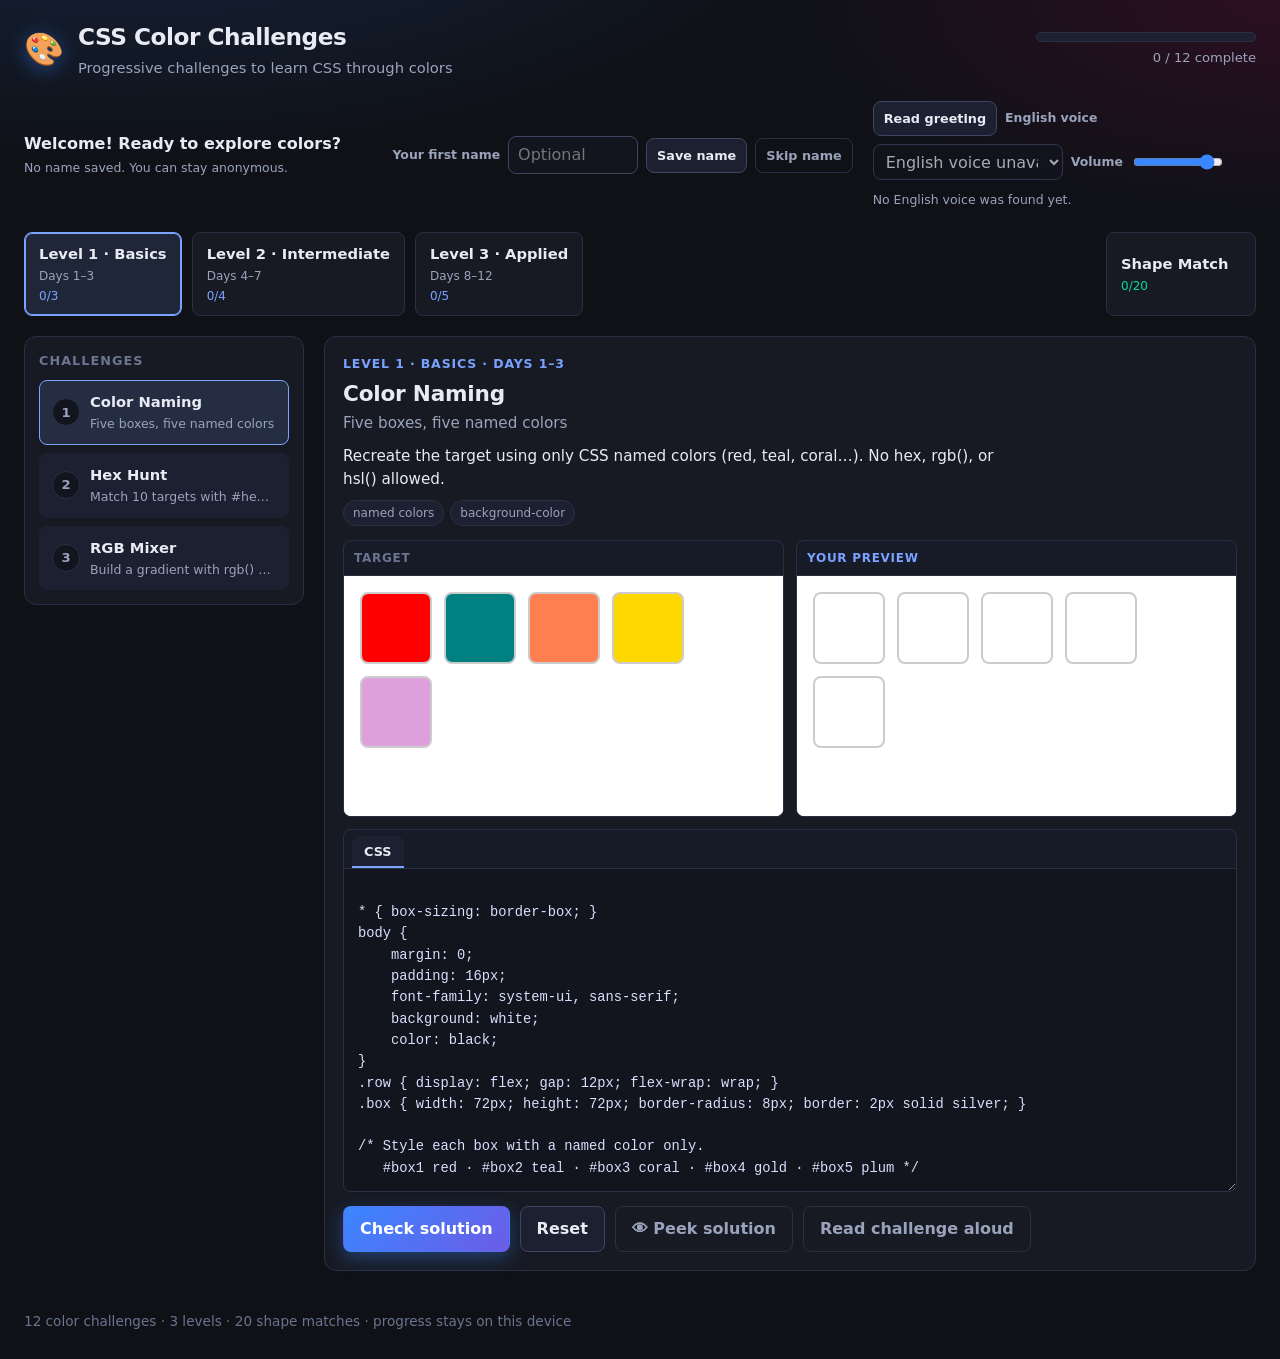
<file: 07_css_color_challenges/index.html>
<!DOCTYPE html>
<html lang="en">
<head>
    <meta charset="UTF-8">
    <meta name="viewport" content="width=device-width, initial-scale=1.0">
    <meta name="description" content="Progressive CSS color challenges and shape matching with live editing and friendly practice.">
    <title>CSS Color Challenges</title>
    <link rel="stylesheet" href="styles.css">
</head>
<body>
    <div class="celebration" id="celebration" hidden aria-hidden="true"></div>

    <noscript>
        <div class="noscript-banner" role="alert">
            <strong>JavaScript is required.</strong>
            Enable JavaScript to use the live editor, check solutions, and track progress.
            <a href="https://nanapaknanapak-huemirit.github.io/css-color-challenges/">Open the live demo</a>
        </div>
    </noscript>

    <div class="fatal-error" id="fatalError" role="alert" hidden>
        <strong>Something went wrong while loading the app.</strong>
        <span class="fatal-error-msg" id="fatalErrorMsg"></span>
        <button type="button" class="btn btn-secondary fatal-error-reload" onclick="location.reload()">Reload</button>
    </div>

    <header class="site-header">
        <div class="brand">
            <span class="brand-mark" aria-hidden="true">🎨</span>
            <div class="brand-text">
                <h1>CSS Color Challenges</h1>
                <p class="brand-sub">Progressive challenges to learn CSS through colors</p>
            </div>
        </div>
        <div class="progress-block">
            <div class="progress-track" role="progressbar" aria-valuemin="0" aria-valuemax="12" aria-label="Overall progress">
                <div class="progress-fill" id="progressFill"></div>
            </div>
            <span class="progress-label" id="progressLabel">0 / 12 complete</span>
        </div>
    </header>

    <section class="learning-tools" aria-label="Learning tools">
        <div class="learning-tools-copy">
            <p class="learning-tools-greeting" id="greetingText">Welcome! Ready to explore colors?</p>
            <p class="learning-tools-status" id="profileStatus" role="status">No name saved. You can stay anonymous.</p>
        </div>
        <form class="profile-form" id="profileForm">
            <label for="nameInput">Your first name</label>
            <input id="nameInput" name="name" type="text" maxlength="40" autocomplete="given-name" placeholder="Optional">
            <button type="submit" class="btn btn-secondary">Save name</button>
            <button type="button" class="btn btn-ghost" id="profileAction">Skip name</button>
        </form>
        <div class="audio-tools">
            <button type="button" class="btn btn-secondary" id="readGreetingBtn">Read greeting</button>
            <label for="voiceSelect">English voice</label>
            <select id="voiceSelect" aria-label="English voice">
                <option value="">Automatic English voice</option>
            </select>
            <label for="volumeControl">Volume</label>
            <input id="volumeControl" type="range" min="0" max="1" step="0.05" value="0.9" aria-label="Read-aloud volume">
            <span class="audio-status" id="audioStatus" role="status"></span>
        </div>
    </section>

    <div class="activity-switch">
        <nav class="level-tabs" id="levelTabs" role="tablist" aria-label="Challenge levels">
        <!-- Static skeleton (replaced by JS on boot) -->
        <button type="button" class="level-tab active" data-skeleton role="tab" aria-selected="true">
            <span class="level-tab-name">Level 1 · Basics</span>
            <span class="level-tab-days">Days 1–3</span>
            <span class="level-tab-count">0/3</span>
        </button>
        <button type="button" class="level-tab" data-skeleton role="tab" aria-selected="false">
            <span class="level-tab-name">Level 2 · Intermediate</span>
            <span class="level-tab-days">Days 4–7</span>
            <span class="level-tab-count">0/4</span>
        </button>
        <button type="button" class="level-tab" data-skeleton role="tab" aria-selected="false">
            <span class="level-tab-name">Level 3 · Applied</span>
            <span class="level-tab-days">Days 8–12</span>
            <span class="level-tab-count">0/5</span>
        </button>
        </nav>
        <button type="button" class="shape-mode-tab" id="shapeModeBtn" aria-pressed="false">
            <span class="shape-mode-name">Shape Match</span>
            <span class="shape-mode-count" id="shapeModeCount">0/20</span>
        </button>
    </div>

    <main class="layout">
        <aside class="sidebar">
            <h2 class="sidebar-title">Challenges</h2>
            <div class="challenge-list" id="challengeList">
                <!-- Static Level 1 skeleton (replaced by JS on boot) -->
                <button type="button" class="challenge-card active" data-skeleton disabled>
                    <span class="badge badge-num">1</span>
                    <span class="challenge-card-text">
                        <span class="challenge-card-title">Color Naming</span>
                        <span class="challenge-card-tag">Five boxes, five named colors</span>
                    </span>
                </button>
                <button type="button" class="challenge-card" data-skeleton disabled>
                    <span class="badge badge-num">2</span>
                    <span class="challenge-card-text">
                        <span class="challenge-card-title">Hex Hunt</span>
                        <span class="challenge-card-tag">Match 10 targets with #hex only</span>
                    </span>
                </button>
                <button type="button" class="challenge-card" data-skeleton disabled>
                    <span class="badge badge-num">3</span>
                    <span class="challenge-card-text">
                        <span class="challenge-card-title">RGB Mixer</span>
                        <span class="challenge-card-tag">Build a gradient with rgb() values</span>
                    </span>
                </button>
            </div>
        </aside>

        <section class="workspace">
            <header class="challenge-header">
                <p class="challenge-meta" id="metaLevel">Level 1 · Basics · Days 1–3</p>
                <h2 class="challenge-title" id="challengeTitle">Color Naming</h2>
                <p class="challenge-tagline" id="challengeTagline">Five boxes, five named colors</p>
                <p class="challenge-description" id="challengeDescription">Recreate the target using only CSS named colors (red, teal, coral…). No hex, rgb(), or hsl() allowed.</p>
                <div class="chips" id="conceptChips">
                    <span class="chip">named colors</span>
                    <span class="chip">background-color</span>
                </div>
            </header>

            <div class="panes" id="panes">
                <div class="pane" id="targetPane">
                    <div class="pane-label">Target</div>
                    <iframe
                        id="targetFrame"
                        title="Target visual"
                        loading="lazy"
                        srcdoc="&lt;!DOCTYPE html&gt;&lt;html lang=&quot;en&quot;&gt;&lt;head&gt;&lt;meta charset=&quot;utf-8&quot;&gt;&lt;style&gt;html,body{height:100%;margin:0}body{display:flex;align-items:center;justify-content:center;background:#f4f4f8;color:#666;font-family:system-ui,sans-serif;font-size:14px}&lt;/style&gt;&lt;/head&gt;&lt;body&gt;&lt;p&gt;Loading target…&lt;/p&gt;&lt;/body&gt;&lt;/html&gt;"></iframe>
                </div>
                <div class="pane">
                    <div class="pane-label pane-label-preview">Your preview</div>
                    <iframe
                        id="previewFrame"
                        title="Your live preview"
                        srcdoc="&lt;!DOCTYPE html&gt;&lt;html lang=&quot;en&quot;&gt;&lt;head&gt;&lt;meta charset=&quot;utf-8&quot;&gt;&lt;style&gt;html,body{height:100%;margin:0}body{display:flex;align-items:center;justify-content:center;background:#f4f4f8;color:#666;font-family:system-ui,sans-serif;font-size:14px}&lt;/style&gt;&lt;/head&gt;&lt;body&gt;&lt;p&gt;Loading preview…&lt;/p&gt;&lt;/body&gt;&lt;/html&gt;"></iframe>
                </div>
            </div>

            <div class="editor-block" id="editorBlock">
                <div class="editor-tabs" role="tablist" aria-label="Code editors">
                    <button type="button" class="editor-tab active" id="cssTab" role="tab" aria-selected="true">CSS</button>
                    <button type="button" class="editor-tab editor-tab-js" id="jsTab" hidden role="tab" aria-selected="false">JS</button>
                </div>

                <div class="code-pane" id="codePane">
                    <label class="visually-hidden" for="cssEditor">CSS editor</label>
                    <textarea
                        id="cssEditor"
                        class="code-editor"
                        spellcheck="false"
                        autocomplete="off"
                        autocorrect="off"
                        autocapitalize="off"
                        rows="14"
                        placeholder="/* write your CSS here */"></textarea>

                    <div class="js-pane" id="jsPane" hidden>
                        <label class="visually-hidden" for="jsEditor">JavaScript editor</label>
                        <textarea
                            id="jsEditor"
                            class="code-editor"
                            spellcheck="false"
                            autocomplete="off"
                            autocorrect="off"
                            autocapitalize="off"
                            rows="10"
                            placeholder="// write your JavaScript here"></textarea>
                    </div>
                </div>

                <div class="quiz-pane" id="quizPane" hidden>
                    <form id="quizList" class="quiz-list"></form>
                </div>
            </div>

            <div class="actions">
                <button type="button" class="btn btn-primary" id="checkBtn">Check solution</button>
                <button type="button" class="btn btn-secondary" id="resetBtn">Reset</button>
                <button type="button" class="btn btn-ghost" id="peekBtn">👁 Peek solution</button>
                <button type="button" class="btn btn-ghost" id="readChallengeBtn">Read challenge aloud</button>
            </div>

            <div class="toast" id="toast" role="status" aria-live="polite" hidden></div>
            <section class="feedback-card" id="feedbackCard" hidden>
                <span class="feedback-icon" id="feedbackIcon" aria-hidden="true">↻</span>
                <div>
                    <h3 id="feedbackTitle">Keep learning!</h3>
                    <p id="feedbackMessage"></p>
                    <p class="feedback-hint" id="feedbackHint"></p>
                    <details id="feedbackDetailsWrap" hidden>
                        <summary>Technical details</summary>
                        <p id="feedbackDetails"></p>
                    </details>
                </div>
            </section>
        </section>
    </main>

    <section class="shape-match-panel" id="shapeMatchPanel" tabindex="-1" hidden aria-labelledby="shapeMatchTitle">
        <div class="shape-match-header">
            <div>
                <p class="challenge-meta">Bonus activity · CSS shapes</p>
                <h2 id="shapeMatchTitle">Shape Match</h2>
                <p>Match the visual target to the CSS rule that creates it.</p>
            </div>
            <div class="shape-header-actions">
                <span class="shape-progress" id="shapeProgress">0 / 20 complete</span>
                <button type="button" class="btn btn-secondary" id="shapeReadBtn">Read prompt</button>
                <button type="button" class="btn btn-ghost" id="shapeRestartBtn">Start over</button>
                <button type="button" class="btn btn-primary" id="backToChallengesBtn">Back to challenges</button>
            </div>
        </div>
        <div class="shape-match-body">
            <div class="shape-target-card">
                <p class="pane-label">Target</p>
                <div class="shape-target-canvas"><div class="shape" aria-hidden="true"></div></div>
                <p class="shape-position" id="shapePosition">Shape 1 of 20</p>
            </div>
            <div class="shape-question-card">
                <p class="shape-position" id="shapePrompt">Which CSS makes this circle?</p>
                <h3 id="shapeTitle">Circle</h3>
                <span class="chip" id="shapeSkill">border-radius: 50%</span>
                <p class="shape-status" id="shapeStatus">Choose the CSS that matches the target.</p>
                <div class="shape-choices" id="shapeChoices" role="group" aria-label="CSS choices"></div>
                <button type="button" class="btn btn-primary shape-next" id="shapeNextBtn" hidden>Next shape</button>
                <section class="shape-feedback" id="shapeFeedback" aria-live="polite" hidden>
                    <span class="feedback-icon" id="shapeFeedbackIcon" aria-hidden="true">↻</span>
                    <div>
                        <h3 id="shapeFeedbackTitle">Not quite yet</h3>
                        <p id="shapeFeedbackMessage"></p>
                        <p class="feedback-hint" id="shapeFeedbackHint"></p>
                    </div>
                </section>
            </div>
        </div>
        <style id="shapeTargetStyle"></style>
    </section>

    <footer class="site-footer">
        <p>
           12 color challenges · 3 levels · 20 shape matches · progress stays on this device
        </p>
    </footer>

    <script>
        // Early error surface — shows the fatal banner if boot fails before app.js finishes.
        (function () {
            function showFatal(message) {
                var banner = document.getElementById('fatalError');
                var msgEl = document.getElementById('fatalErrorMsg');
                if (!banner) return;
                if (msgEl) msgEl.textContent = message ? ' ' + message : '';
                banner.hidden = false;
            }
            window.__showFatalError = showFatal;
            window.addEventListener('error', function (event) {
                if (window.__appBooted) return;
                showFatal(event && event.message ? event.message : 'Unknown script error.');
            });
            window.addEventListener('unhandledrejection', function (event) {
                if (window.__appBooted) return;
                var reason = event && event.reason;
                showFatal(reason && reason.message ? reason.message : String(reason || 'Unhandled rejection'));
            });
        })();
    </script>
    <script src="js/color-utils.js"></script>
    <script src="js/challenges.js"></script>
    <script src="js/checkers.js"></script>
    <script src="js/editor.js"></script>
    <script src="js/profile.js"></script>
    <script src="js/audio.js"></script>
    <script src="js/learning-layer.js"></script>
    <script src="js/shape-challenges.js"></script>
    <script src="js/shape-match.js"></script>
    <script src="js/app.js"></script>
</body>
</html>
</file>
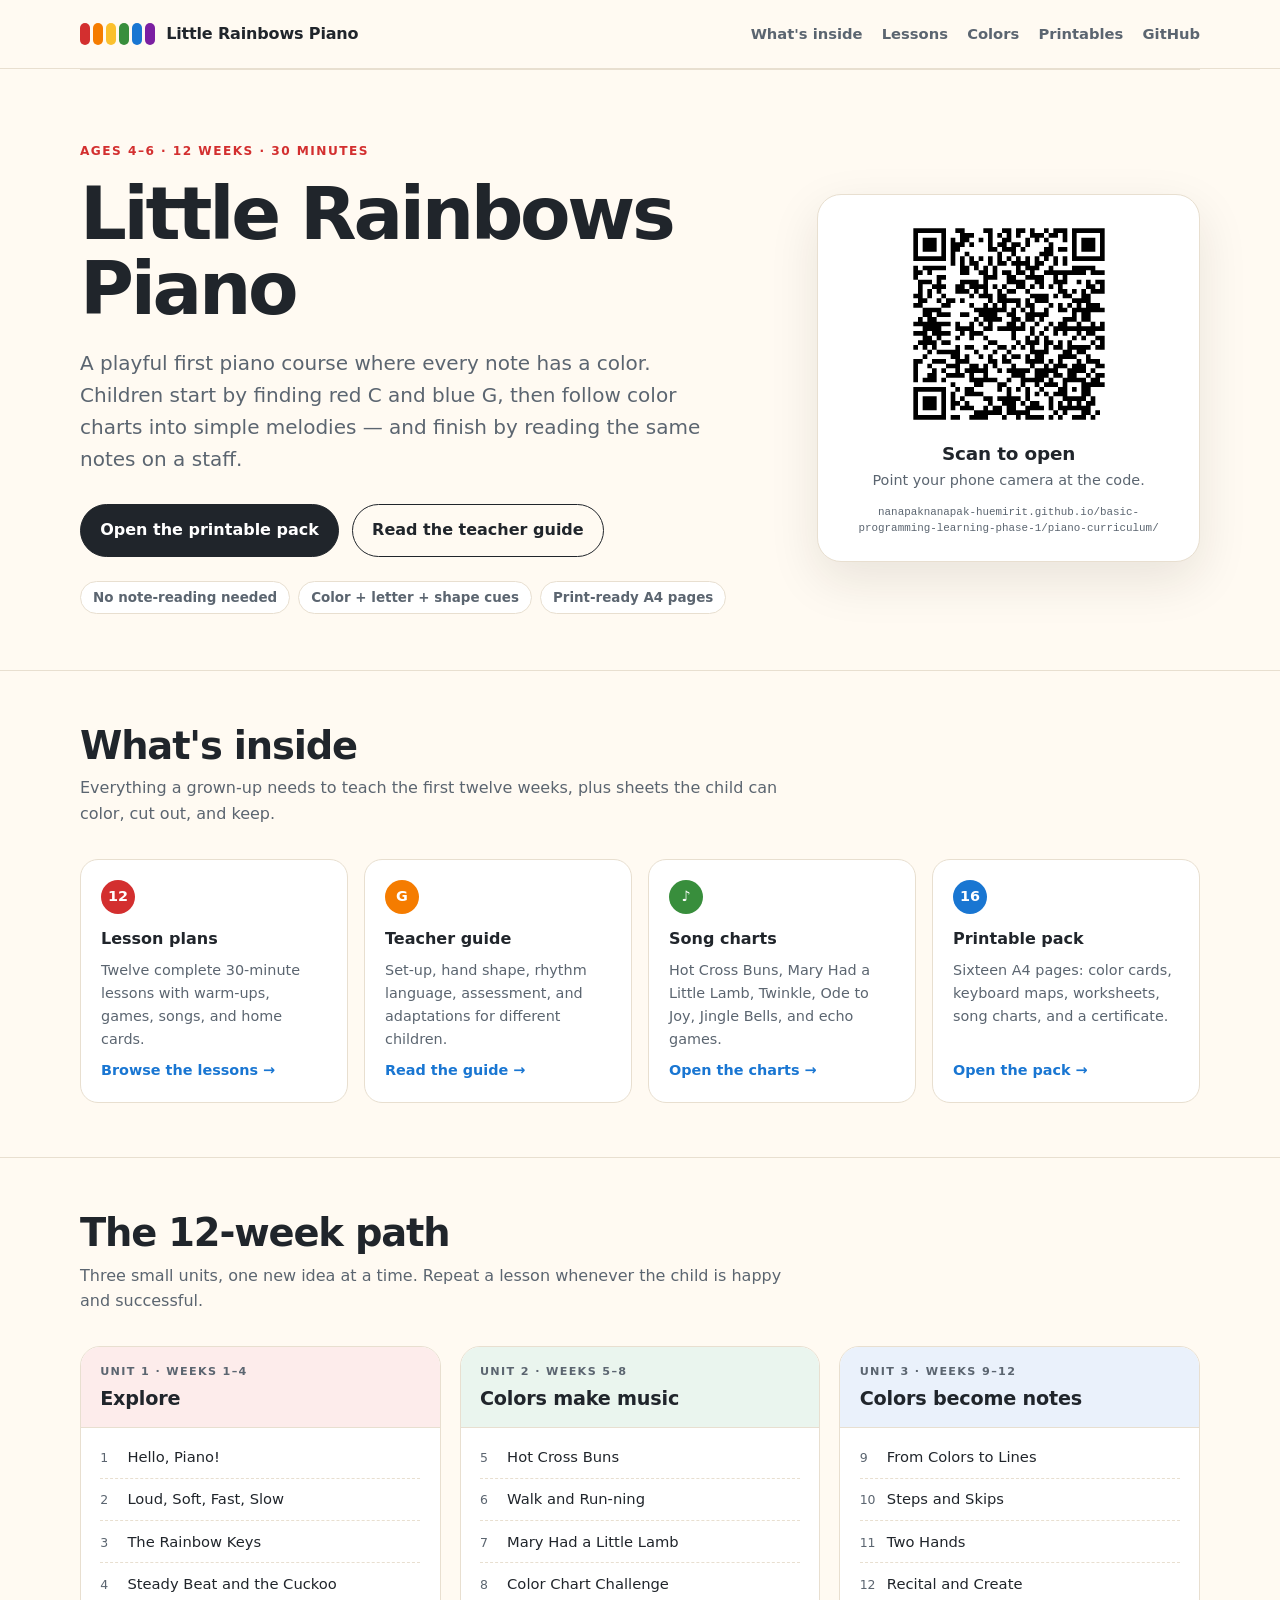
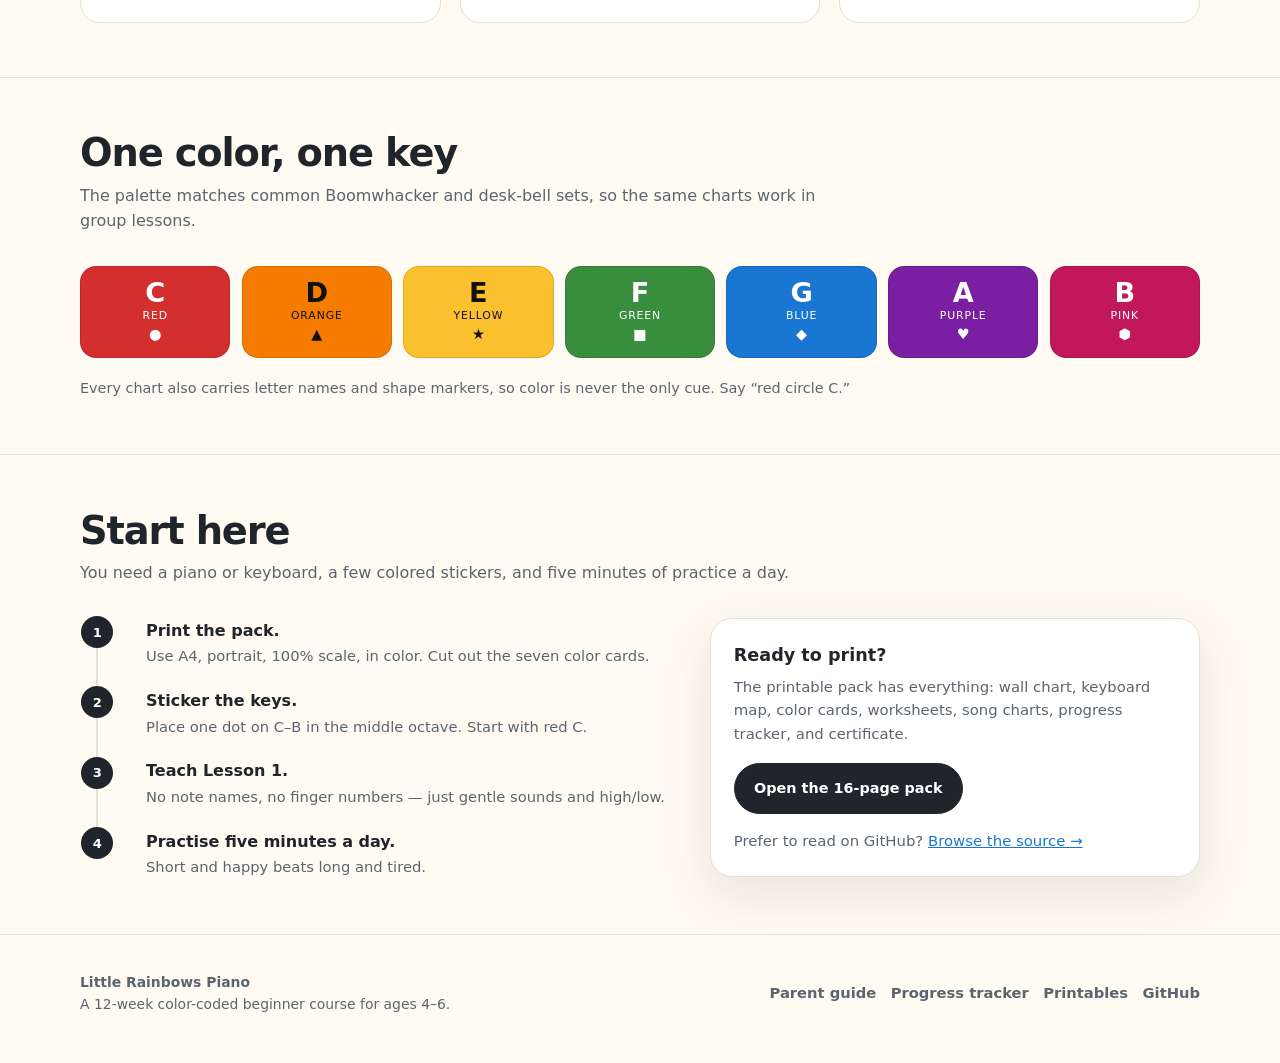
<file: piano-curriculum/index.html>
<!DOCTYPE html>
<html lang="en">
<head>
<meta charset="utf-8">
<meta name="viewport" content="width=device-width, initial-scale=1">
<title>Little Rainbows Piano — 12-week beginner curriculum</title>
<meta name="description" content="A playful, color-coded first piano curriculum for children ages 4–6. Twelve 30-minute lessons, printable charts, and simple melodies.">
<style>
  :root {
    --red: #D32F2F;
    --orange: #F57C00;
    --yellow: #FBC02D;
    --green: #388E3C;
    --blue: #1976D2;
    --purple: #7B1FA2;
    --pink: #C2185B;
    --ink: #20252b;
    --muted: #5b6570;
    --paper: #fffaf2;
    --card: #ffffff;
    --line: #e8dfd0;
    --shadow: 0 18px 50px rgba(40, 30, 20, .10);
  }
  * { box-sizing: border-box; }
  html { scroll-behavior: smooth; }
  body {
    margin: 0;
    font-family: system-ui, -apple-system, "Segoe UI", Roboto, Helvetica, Arial, sans-serif;
    background: var(--paper);
    color: var(--ink);
    line-height: 1.6;
  }
  a { color: var(--blue); }
  a:hover { text-decoration-thickness: 2px; }
  .skip {
    position: absolute; left: -999px; top: 0; background: #fff;
    padding: .75rem 1rem; z-index: 20; border: 2px solid var(--ink);
  }
  .skip:focus { left: 1rem; top: 1rem; }
  .wrap { width: min(1120px, calc(100% - 2.5rem)); margin: 0 auto; }

  .site-header {
    position: sticky; top: 0; z-index: 10;
    background: rgba(255, 250, 242, .92);
    backdrop-filter: blur(12px);
    border-bottom: 1px solid var(--line);
  }
  .header-inner {
    min-height: 68px; display: flex; align-items: center;
    justify-content: space-between; gap: 1rem;
  }
  .brand {
    display: flex; align-items: center; gap: .7rem;
    color: var(--ink); text-decoration: none; font-weight: 800;
    letter-spacing: -.01em;
  }
  .brand-mark { display: flex; gap: 3px; }
  .brand-mark span {
    width: 10px; height: 22px; border-radius: 5px; display: block;
  }
  .brand-mark span:nth-child(1) { background: var(--red); }
  .brand-mark span:nth-child(2) { background: var(--orange); }
  .brand-mark span:nth-child(3) { background: var(--yellow); }
  .brand-mark span:nth-child(4) { background: var(--green); }
  .brand-mark span:nth-child(5) { background: var(--blue); }
  .brand-mark span:nth-child(6) { background: var(--purple); }
  nav { display: flex; align-items: center; gap: 1.2rem; flex-wrap: wrap; }
  nav a {
    color: var(--muted); text-decoration: none; font-size: .92rem;
    font-weight: 650;
  }
  nav a:hover { color: var(--ink); }

  .hero {
    display: grid; grid-template-columns: 1.35fr .75fr;
    gap: 3rem; align-items: center; padding: 4.5rem 0 3.5rem;
  }
  .eyebrow {
    margin: 0 0 .9rem; color: var(--red); font-weight: 800;
    text-transform: uppercase; letter-spacing: .12em; font-size: .76rem;
  }
  h1 {
    margin: 0; font-size: clamp(2.6rem, 6vw, 4.6rem);
    line-height: 1.02; letter-spacing: -.045em;
  }
  .lede {
    font-size: clamp(1.05rem, 2vw, 1.25rem); color: var(--muted);
    max-width: 40rem; margin: 1.3rem 0 0;
  }
  .actions { display: flex; gap: .8rem; flex-wrap: wrap; margin-top: 1.8rem; }
  .button {
    display: inline-flex; align-items: center; justify-content: center;
    min-height: 48px; padding: .8rem 1.2rem; border-radius: 999px;
    text-decoration: none; font-weight: 750; border: 1.5px solid var(--ink);
    color: var(--ink); background: transparent;
  }
  .button:hover { background: #fff; }
  .button.primary { background: var(--ink); color: #fff; border-color: var(--ink); }
  .button.primary:hover { background: #000; }
  .badges {
    display: flex; flex-wrap: wrap; gap: .5rem; list-style: none;
    padding: 0; margin: 1.5rem 0 0;
  }
  .badges li {
    border: 1px solid var(--line); background: #fff;
    border-radius: 999px; padding: .3rem .75rem; font-size: .84rem;
    color: var(--muted); font-weight: 650;
  }

  .qr-card {
    background: var(--card); border: 1px solid var(--line);
    border-radius: 24px; padding: 1.5rem; text-align: center;
    box-shadow: var(--shadow);
  }
  .qr-card img {
    width: 210px; height: 210px; max-width: 100%; display: block;
    margin: 0 auto .9rem; background: #fff; border-radius: 12px;
  }
  .qr-card h2 { margin: 0; font-size: 1.15rem; letter-spacing: -.01em; }
  .qr-card p { margin: .35rem 0 .8rem; color: var(--muted); font-size: .9rem; }
  .qr-card code {
    display: block; font-size: .68rem; color: var(--muted);
    overflow-wrap: anywhere; line-height: 1.45;
  }

  section { padding: 3.4rem 0; border-top: 1px solid var(--line); }
  .section-head { max-width: 46rem; margin-bottom: 2rem; }
  h2 {
    margin: 0 0 .5rem; font-size: clamp(1.7rem, 3vw, 2.4rem);
    letter-spacing: -.03em; line-height: 1.1;
  }
  .section-head p { margin: 0; color: var(--muted); }

  .cards {
    display: grid; grid-template-columns: repeat(4, 1fr); gap: 1rem;
  }
  .card {
    background: var(--card); border: 1px solid var(--line);
    border-radius: 18px; padding: 1.25rem; display: flex;
    flex-direction: column; gap: .45rem;
  }
  .card .dot {
    width: 34px; height: 34px; border-radius: 50%; display: grid;
    place-items: center; color: #fff; font-weight: 800; font-size: .9rem;
    margin-bottom: .35rem;
  }
  .card h3 { margin: 0; font-size: 1rem; }
  .card p { margin: 0; color: var(--muted); font-size: .9rem; flex: 1; }
  .card a { font-weight: 700; font-size: .9rem; text-decoration: none; }
  .card a:hover { text-decoration: underline; }

  .units { display: grid; grid-template-columns: repeat(3, 1fr); gap: 1.2rem; }
  .unit {
    background: var(--card); border: 1px solid var(--line);
    border-radius: 20px; overflow: hidden;
  }
  .unit-head { padding: 1rem 1.2rem .8rem; border-bottom: 1px solid var(--line); }
  .unit-head .kicker {
    display: block; font-size: .7rem; text-transform: uppercase;
    letter-spacing: .12em; font-weight: 800; color: var(--muted);
  }
  .unit-head h3 { margin: .2rem 0 0; font-size: 1.2rem; letter-spacing: -.01em; }
  .unit-1 .unit-head { background: #fdeceb; }
  .unit-2 .unit-head { background: #eaf5ee; }
  .unit-3 .unit-head { background: #eaf1fb; }
  .unit ol { margin: 0; padding: .5rem 1.2rem 1.1rem; list-style: none; }
  .unit li { border-bottom: 1px dashed var(--line); }
  .unit li:last-child { border-bottom: 0; }
  .unit li a {
    display: flex; gap: .6rem; align-items: baseline; padding: .55rem 0;
    color: var(--ink); text-decoration: none; font-size: .92rem;
  }
  .unit li a:hover { color: var(--blue); }
  .unit li span {
    font-variant-numeric: tabular-nums; color: var(--muted);
    font-size: .78rem; min-width: 1.1rem;
  }

  .swatches { display: grid; grid-template-columns: repeat(7, 1fr); gap: .7rem; }
  .swatch {
    border-radius: 16px; min-height: 92px; color: #fff;
    display: flex; flex-direction: column; align-items: center;
    justify-content: center; border: 1px solid rgba(0,0,0,.12);
  }
  .swatch .letter { font-size: 1.7rem; font-weight: 800; line-height: 1; }
  .swatch .name { font-size: .68rem; text-transform: uppercase; letter-spacing: .08em; }
  .swatch .shape { font-size: .9rem; line-height: 1.4; }
  .swatch.yellow, .swatch.orange { color: #111; }
  .swatch.red { background: var(--red); }
  .swatch.orange { background: var(--orange); }
  .swatch.yellow { background: var(--yellow); }
  .swatch.green { background: var(--green); }
  .swatch.blue { background: var(--blue); }
  .swatch.purple { background: var(--purple); }
  .swatch.pink { background: var(--pink); }
  .note { color: var(--muted); font-size: .9rem; margin: 1.2rem 0 0; }

  .start-grid { display: grid; grid-template-columns: 1.1fr .9fr; gap: 2rem; align-items: start; }
  .steps { margin: 0; padding: 0; list-style: none; counter-reset: step; }
  .steps li {
    counter-increment: step; position: relative; padding: 0 0 1.2rem 3rem;
    border-left: 2px solid var(--line); margin-left: 1rem;
  }
  .steps li:last-child { border-left-color: transparent; padding-bottom: 0; }
  .steps li::before {
    content: counter(step); position: absolute; left: -1.05rem; top: -.1rem;
    width: 2rem; height: 2rem; border-radius: 50%; background: var(--ink);
    color: #fff; display: grid; place-items: center; font-weight: 800;
    font-size: .82rem;
  }
  .steps strong { display: block; }
  .steps span { color: var(--muted); font-size: .92rem; }
  .start-panel {
    background: var(--card); border: 1px solid var(--line);
    border-radius: 22px; padding: 1.4rem; box-shadow: var(--shadow);
  }
  .start-panel h3 { margin: 0 0 .4rem; font-size: 1.1rem; }
  .start-panel p { margin: 0 0 1rem; color: var(--muted); font-size: .93rem; }
  .start-panel .actions { margin-top: 0; }
  .start-panel .button { font-size: .9rem; min-height: 44px; }

  footer {
    border-top: 1px solid var(--line); padding: 2.2rem 0 3rem;
    color: var(--muted); font-size: .87rem;
  }
  .footer-inner { display: flex; justify-content: space-between; gap: 1.5rem; flex-wrap: wrap; }
  footer a { color: var(--muted); }
  footer nav { gap: .9rem; }

  :focus-visible { outline: 3px solid var(--blue); outline-offset: 3px; }

  @media (max-width: 900px) {
    .hero { grid-template-columns: 1fr; gap: 2rem; padding-top: 3rem; }
    .qr-card { max-width: 360px; }
    .cards { grid-template-columns: repeat(2, 1fr); }
    .units { grid-template-columns: 1fr; }
    .start-grid { grid-template-columns: 1fr; }
    nav a:not(.nav-cta) { display: none; }
    .nav-cta {
      border: 1.5px solid var(--ink); border-radius: 999px;
      padding: .35rem .8rem; color: var(--ink);
    }
  }
  @media (max-width: 620px) {
    .cards { grid-template-columns: 1fr; }
    .swatches { grid-template-columns: repeat(4, 1fr); }
    .swatch { min-height: 78px; }
    .swatch .letter { font-size: 1.35rem; }
    .header-inner { min-height: 60px; }
    .brand { font-size: .95rem; }
  }
  @media (prefers-reduced-motion: reduce) {
    html { scroll-behavior: auto; }
  }
</style>
</head>
<body>
<a class="skip" href="#main">Skip to content</a>

<header class="site-header">
  <div class="wrap header-inner">
    <a class="brand" href="./" aria-label="Little Rainbows Piano home">
      <span class="brand-mark" aria-hidden="true">
        <span></span><span></span><span></span><span></span><span></span><span></span>
      </span>
      Little Rainbows Piano
    </a>
    <nav aria-label="Main navigation">
      <a href="#inside">What's inside</a>
      <a href="#path">Lessons</a>
      <a href="#colors">Colors</a>
      <a class="nav-cta" href="printables/piano-printables.html">Printables</a>
      <a href="https://github.com/nanapaknanapak-huemirit/basic-programming-learning-phase-1/tree/main/piano-curriculum">GitHub</a>
    </nav>
  </div>
</header>

<main id="main">
  <div class="wrap">
    <section class="hero">
      <div>
        <p class="eyebrow">Ages 4–6 · 12 weeks · 30 minutes</p>
        <h1>Little Rainbows Piano</h1>
        <p class="lede">
          A playful first piano course where every note has a color. Children
          start by finding red C and blue G, then follow color charts into
          simple melodies — and finish by reading the same notes on a staff.
        </p>
        <div class="actions">
          <a class="button primary" href="printables/piano-printables.html">Open the printable pack</a>
          <a class="button" href="https://github.com/nanapaknanapak-huemirit/basic-programming-learning-phase-1/blob/main/piano-curriculum/00-teacher-guide.md">Read the teacher guide</a>
        </div>
        <ul class="badges">
          <li>No note-reading needed</li>
          <li>Color + letter + shape cues</li>
          <li>Print-ready A4 pages</li>
        </ul>
      </div>

      <aside class="qr-card" aria-labelledby="qr-title">
        <img src="qr_code.svg" width="210" height="210" alt="QR code linking to the Little Rainbows Piano web edition">
        <h2 id="qr-title">Scan to open</h2>
        <p>Point your phone camera at the code.</p>
        <code>nanapaknanapak-huemirit.github.io/basic-programming-learning-phase-1/piano-curriculum/</code>
      </aside>
    </section>
  </div>

  <section id="inside">
    <div class="wrap">
      <div class="section-head">
        <h2>What's inside</h2>
        <p>Everything a grown-up needs to teach the first twelve weeks, plus
        sheets the child can color, cut out, and keep.</p>
      </div>
      <div class="cards">
        <article class="card">
          <div class="dot" style="background:var(--red)">12</div>
          <h3>Lesson plans</h3>
          <p>Twelve complete 30-minute lessons with warm-ups, games, songs, and home cards.</p>
          <a href="https://github.com/nanapaknanapak-huemirit/basic-programming-learning-phase-1/tree/main/piano-curriculum/lessons">Browse the lessons →</a>
        </article>
        <article class="card">
          <div class="dot" style="background:var(--orange)">G</div>
          <h3>Teacher guide</h3>
          <p>Set-up, hand shape, rhythm language, assessment, and adaptations for different children.</p>
          <a href="https://github.com/nanapaknanapak-huemirit/basic-programming-learning-phase-1/blob/main/piano-curriculum/00-teacher-guide.md">Read the guide →</a>
        </article>
        <article class="card">
          <div class="dot" style="background:var(--green)">♪</div>
          <h3>Song charts</h3>
          <p>Hot Cross Buns, Mary Had a Little Lamb, Twinkle, Ode to Joy, Jingle Bells, and echo games.</p>
          <a href="https://github.com/nanapaknanapak-huemirit/basic-programming-learning-phase-1/blob/main/piano-curriculum/song-charts/all-songs.md">Open the charts →</a>
        </article>
        <article class="card">
          <div class="dot" style="background:var(--blue)">16</div>
          <h3>Printable pack</h3>
          <p>Sixteen A4 pages: color cards, keyboard maps, worksheets, song charts, and a certificate.</p>
          <a href="printables/piano-printables.html">Open the pack →</a>
        </article>
      </div>
    </div>
  </section>

  <section id="path">
    <div class="wrap">
      <div class="section-head">
        <h2>The 12-week path</h2>
        <p>Three small units, one new idea at a time. Repeat a lesson whenever
        the child is happy and successful.</p>
      </div>
      <div class="units">
        <article class="unit unit-1">
          <div class="unit-head">
            <span class="kicker">Unit 1 · Weeks 1–4</span>
            <h3>Explore</h3>
          </div>
          <ol>
            <li><a href="https://github.com/nanapaknanapak-huemirit/basic-programming-learning-phase-1/blob/main/piano-curriculum/lessons/lesson-01.md"><span>1</span> Hello, Piano!</a></li>
            <li><a href="https://github.com/nanapaknanapak-huemirit/basic-programming-learning-phase-1/blob/main/piano-curriculum/lessons/lesson-02.md"><span>2</span> Loud, Soft, Fast, Slow</a></li>
            <li><a href="https://github.com/nanapaknanapak-huemirit/basic-programming-learning-phase-1/blob/main/piano-curriculum/lessons/lesson-03.md"><span>3</span> The Rainbow Keys</a></li>
            <li><a href="https://github.com/nanapaknanapak-huemirit/basic-programming-learning-phase-1/blob/main/piano-curriculum/lessons/lesson-04.md"><span>4</span> Steady Beat and the Cuckoo</a></li>
          </ol>
        </article>
        <article class="unit unit-2">
          <div class="unit-head">
            <span class="kicker">Unit 2 · Weeks 5–8</span>
            <h3>Colors make music</h3>
          </div>
          <ol>
            <li><a href="https://github.com/nanapaknanapak-huemirit/basic-programming-learning-phase-1/blob/main/piano-curriculum/lessons/lesson-05.md"><span>5</span> Hot Cross Buns</a></li>
            <li><a href="https://github.com/nanapaknanapak-huemirit/basic-programming-learning-phase-1/blob/main/piano-curriculum/lessons/lesson-06.md"><span>6</span> Walk and Run-ning</a></li>
            <li><a href="https://github.com/nanapaknanapak-huemirit/basic-programming-learning-phase-1/blob/main/piano-curriculum/lessons/lesson-07.md"><span>7</span> Mary Had a Little Lamb</a></li>
            <li><a href="https://github.com/nanapaknanapak-huemirit/basic-programming-learning-phase-1/blob/main/piano-curriculum/lessons/lesson-08.md"><span>8</span> Color Chart Challenge</a></li>
          </ol>
        </article>
        <article class="unit unit-3">
          <div class="unit-head">
            <span class="kicker">Unit 3 · Weeks 9–12</span>
            <h3>Colors become notes</h3>
          </div>
          <ol>
            <li><a href="https://github.com/nanapaknanapak-huemirit/basic-programming-learning-phase-1/blob/main/piano-curriculum/lessons/lesson-09.md"><span>9</span> From Colors to Lines</a></li>
            <li><a href="https://github.com/nanapaknanapak-huemirit/basic-programming-learning-phase-1/blob/main/piano-curriculum/lessons/lesson-10.md"><span>10</span> Steps and Skips</a></li>
            <li><a href="https://github.com/nanapaknanapak-huemirit/basic-programming-learning-phase-1/blob/main/piano-curriculum/lessons/lesson-11.md"><span>11</span> Two Hands</a></li>
            <li><a href="https://github.com/nanapaknanapak-huemirit/basic-programming-learning-phase-1/blob/main/piano-curriculum/lessons/lesson-12.md"><span>12</span> Recital and Create</a></li>
          </ol>
        </article>
      </div>
    </div>
  </section>

  <section id="colors">
    <div class="wrap">
      <div class="section-head">
        <h2>One color, one key</h2>
        <p>The palette matches common Boomwhacker and desk-bell sets, so the
        same charts work in group lessons.</p>
      </div>
      <div class="swatches" aria-label="Color to note mapping">
        <div class="swatch red"><span class="letter">C</span><span class="name">Red</span><span class="shape" aria-hidden="true">●</span></div>
        <div class="swatch orange"><span class="letter">D</span><span class="name">Orange</span><span class="shape" aria-hidden="true">▲</span></div>
        <div class="swatch yellow"><span class="letter">E</span><span class="name">Yellow</span><span class="shape" aria-hidden="true">★</span></div>
        <div class="swatch green"><span class="letter">F</span><span class="name">Green</span><span class="shape" aria-hidden="true">■</span></div>
        <div class="swatch blue"><span class="letter">G</span><span class="name">Blue</span><span class="shape" aria-hidden="true">◆</span></div>
        <div class="swatch purple"><span class="letter">A</span><span class="name">Purple</span><span class="shape" aria-hidden="true">♥</span></div>
        <div class="swatch pink"><span class="letter">B</span><span class="name">Pink</span><span class="shape" aria-hidden="true">⬢</span></div>
      </div>
      <p class="note">Every chart also carries letter names and shape markers, so color is never the only cue. Say “red circle C.”</p>
    </div>
  </section>

  <section id="start">
    <div class="wrap">
      <div class="section-head">
        <h2>Start here</h2>
        <p>You need a piano or keyboard, a few colored stickers, and five
        minutes of practice a day.</p>
      </div>
      <div class="start-grid">
        <ol class="steps">
          <li><strong>Print the pack.</strong><span>Use A4, portrait, 100% scale, in color. Cut out the seven color cards.</span></li>
          <li><strong>Sticker the keys.</strong><span>Place one dot on C–B in the middle octave. Start with red C.</span></li>
          <li><strong>Teach Lesson 1.</strong><span>No note names, no finger numbers — just gentle sounds and high/low.</span></li>
          <li><strong>Practise five minutes a day.</strong><span>Short and happy beats long and tired.</span></li>
        </ol>
        <aside class="start-panel">
          <h3>Ready to print?</h3>
          <p>The printable pack has everything: wall chart, keyboard map, color
          cards, worksheets, song charts, progress tracker, and certificate.</p>
          <div class="actions">
            <a class="button primary" href="printables/piano-printables.html">Open the 16-page pack</a>
          </div>
          <p style="margin-top:1rem; margin-bottom:0;">Prefer to read on GitHub?
            <a href="https://github.com/nanapaknanapak-huemirit/basic-programming-learning-phase-1/tree/main/piano-curriculum">Browse the source →</a>
          </p>
        </aside>
      </div>
    </div>
  </section>
</main>

<footer>
  <div class="wrap footer-inner">
    <div>
      <strong>Little Rainbows Piano</strong><br>
      A 12-week color-coded beginner course for ages 4–6.
    </div>
    <nav aria-label="Footer navigation">
      <a href="https://github.com/nanapaknanapak-huemirit/basic-programming-learning-phase-1/blob/main/piano-curriculum/parent-guide.md">Parent guide</a>
      <a href="https://github.com/nanapaknanapak-huemirit/basic-programming-learning-phase-1/blob/main/piano-curriculum/progress-tracker.md">Progress tracker</a>
      <a href="printables/piano-printables.html">Printables</a>
      <a href="https://github.com/nanapaknanapak-huemirit/basic-programming-learning-phase-1">GitHub</a>
    </nav>
  </div>
</footer>
</body>
</html>
</file>
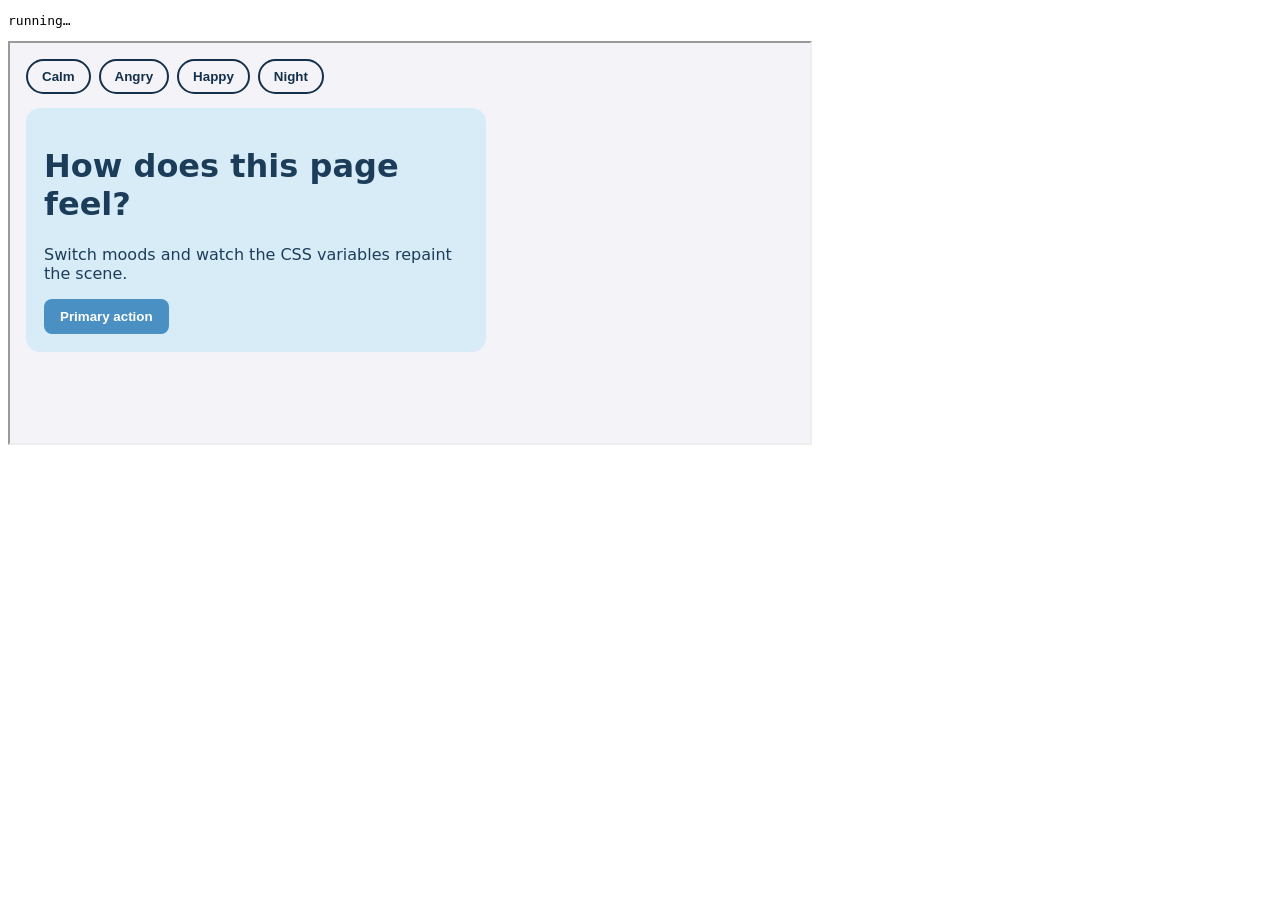
<file: 07_css_color_challenges/tests/browser-harness.html>
<!DOCTYPE html>
<html lang="en">
<head><meta charset="utf-8"><title>Checker harness</title></head>
<body>
<pre id="out">running…</pre>
<script src="../js/color-utils.js"></script>
<script src="../js/challenges.js"></script>
<script src="../js/checkers.js"></script>
<script>
(async function () {
    const results = [];
    const out = document.getElementById('out');

    function buildSrcdoc(challenge, css, js) {
        const escapedJs = String(js || '').replace(/<\/script/gi, '<\\/script');
        const scriptTag = challenge.type === 'js' && escapedJs.trim()
            ? '<scr' + 'ipt>\n' + escapedJs + '\n</scr' + 'ipt>' : '';
        return '<!DOCTYPE html><html><head><style>' + css + '</style></head><body>' +
            (challenge.targetHtml || '') + '\n' + scriptTag + '</body></html>';
    }

    function loadFrame(frame, html) {
        return new Promise((resolve) => {
            const onLoad = () => { frame.removeEventListener('load', onLoad); resolve(); };
            frame.addEventListener('load', onLoad);
            frame.srcdoc = html;
            setTimeout(() => { frame.removeEventListener('load', onLoad); resolve(); }, 1500);
        });
    }

    for (const c of Challenges.list) {
        if (c.type === 'quiz') {
            const answers = c.quiz.questions.map(q => q.answer);
            const r = Checkers.run(c.id, {
                challenge: c, quizAnswers: answers,
                doc: document, win: window, utils: ColorUtils,
                sourceCss: '', sourceJs: ''
            });
            results.push({ id: c.id, pass: r.pass, message: r.message });
            continue;
        }
        const frame = document.createElement('iframe');
        frame.style.cssText = 'width:800px;height:400px;';
        document.body.appendChild(frame);
        await loadFrame(frame, buildSrcdoc(c, c.solutionCss || '', c.solutionJs || ''));
        // give scripts a tick
        await new Promise(r => setTimeout(r, 80));
        const doc = frame.contentDocument;
        const win = frame.contentWindow;
        let r;
        try {
            r = Checkers.run(c.id, {
                challenge: c, doc, win, utils: ColorUtils,
                sourceCss: c.solutionCss || '', sourceJs: c.solutionJs || '',
                quizAnswers: []
            });
        } catch (e) {
            r = { pass: false, message: 'threw: ' + e.message };
        }
        results.push({ id: c.id, pass: r.pass, message: r.message });
        frame.remove();
    }

    const fails = results.filter(r => !r.pass);
    out.textContent = JSON.stringify({
        total: results.length,
        pass: results.length - fails.length,
        fail: fails.length,
        results
    }, null, 2);
    document.title = fails.length ? 'FAIL:' + fails.length : 'ALL_PASS';
})();
</script>
</body>
</html>
</file>
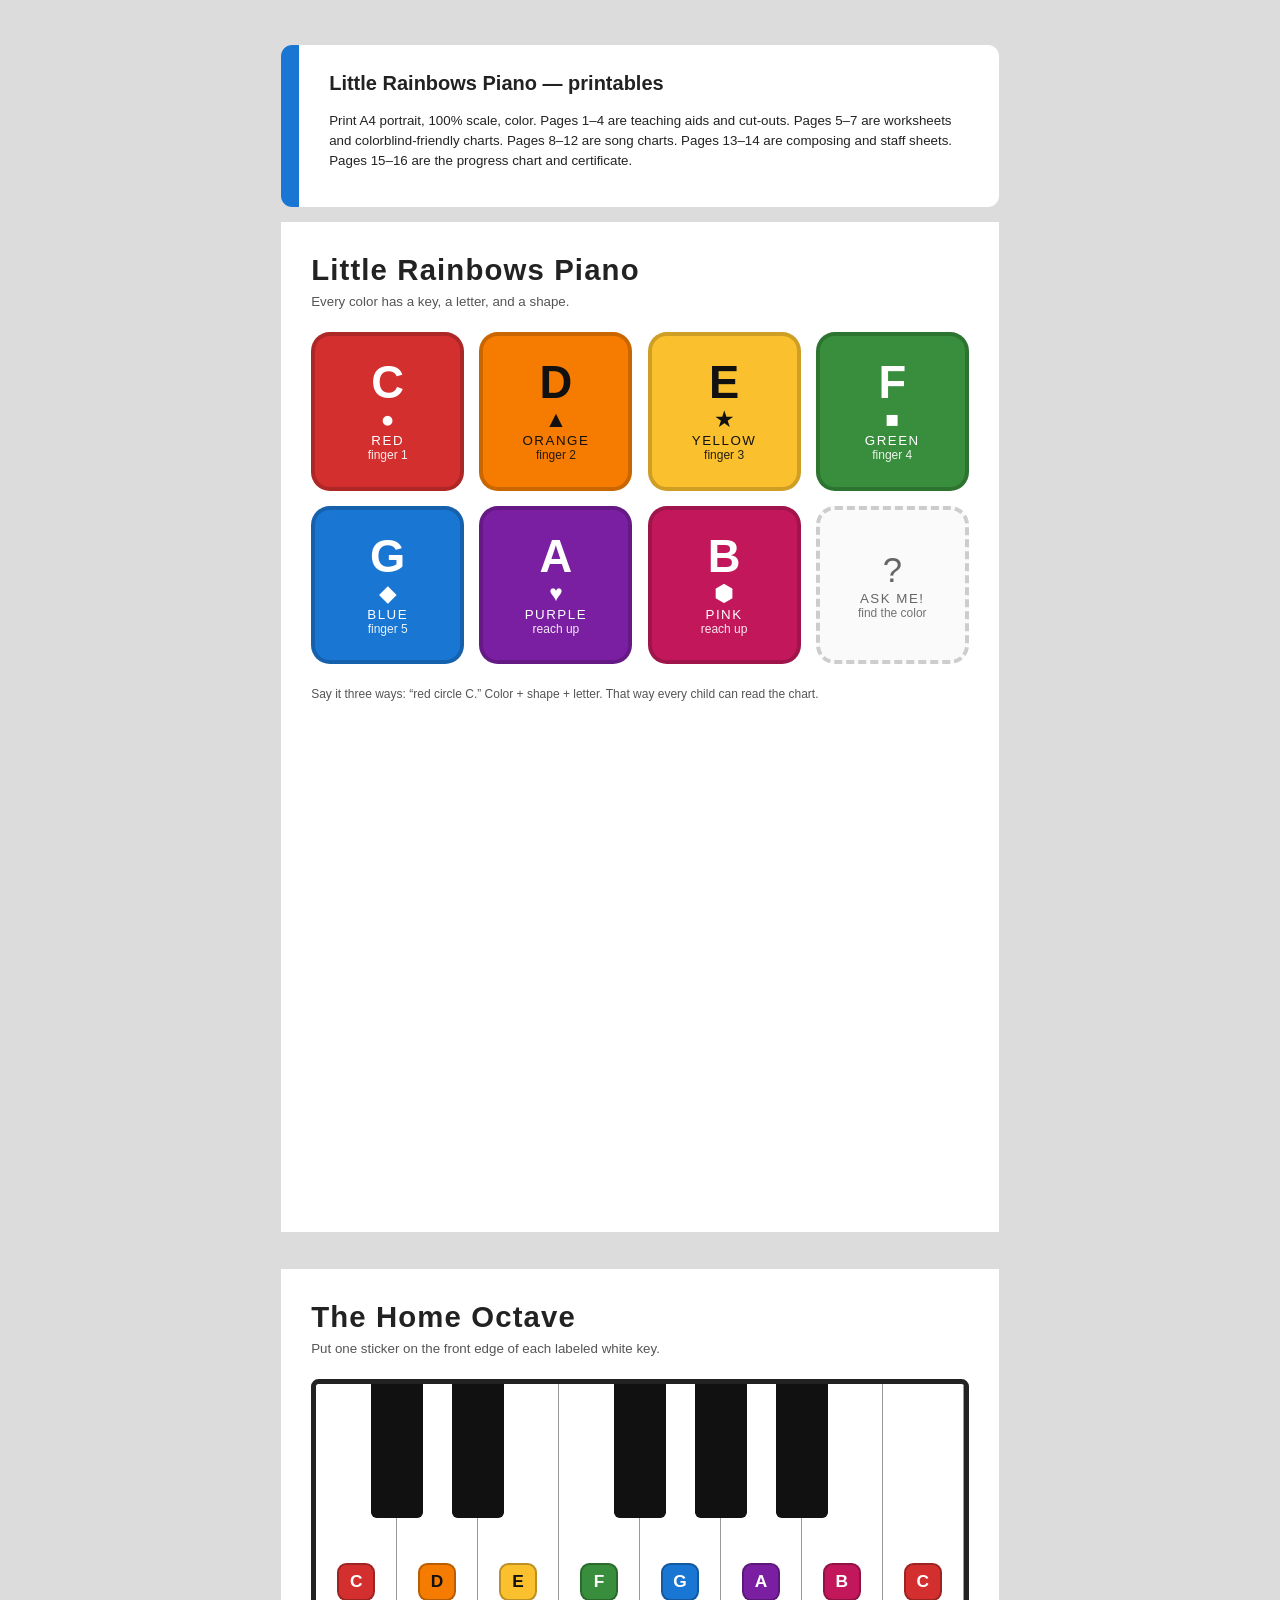
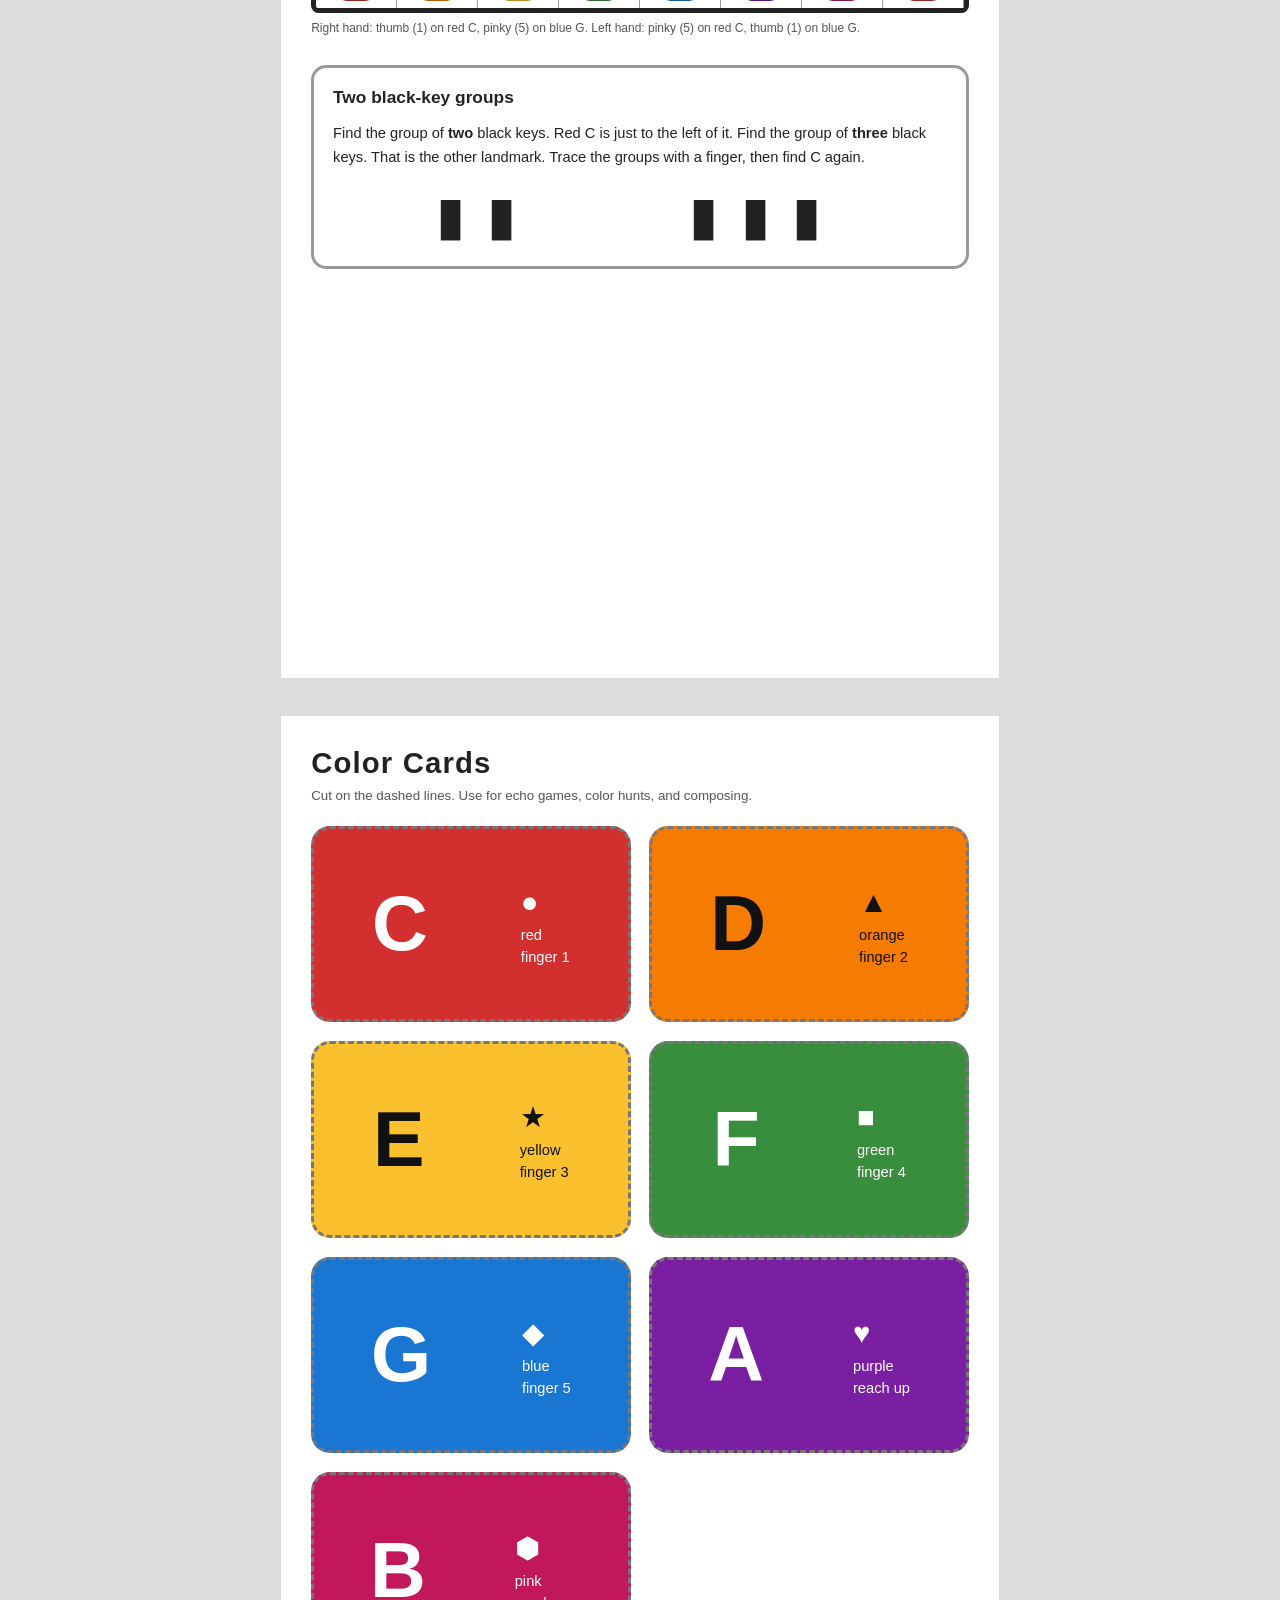
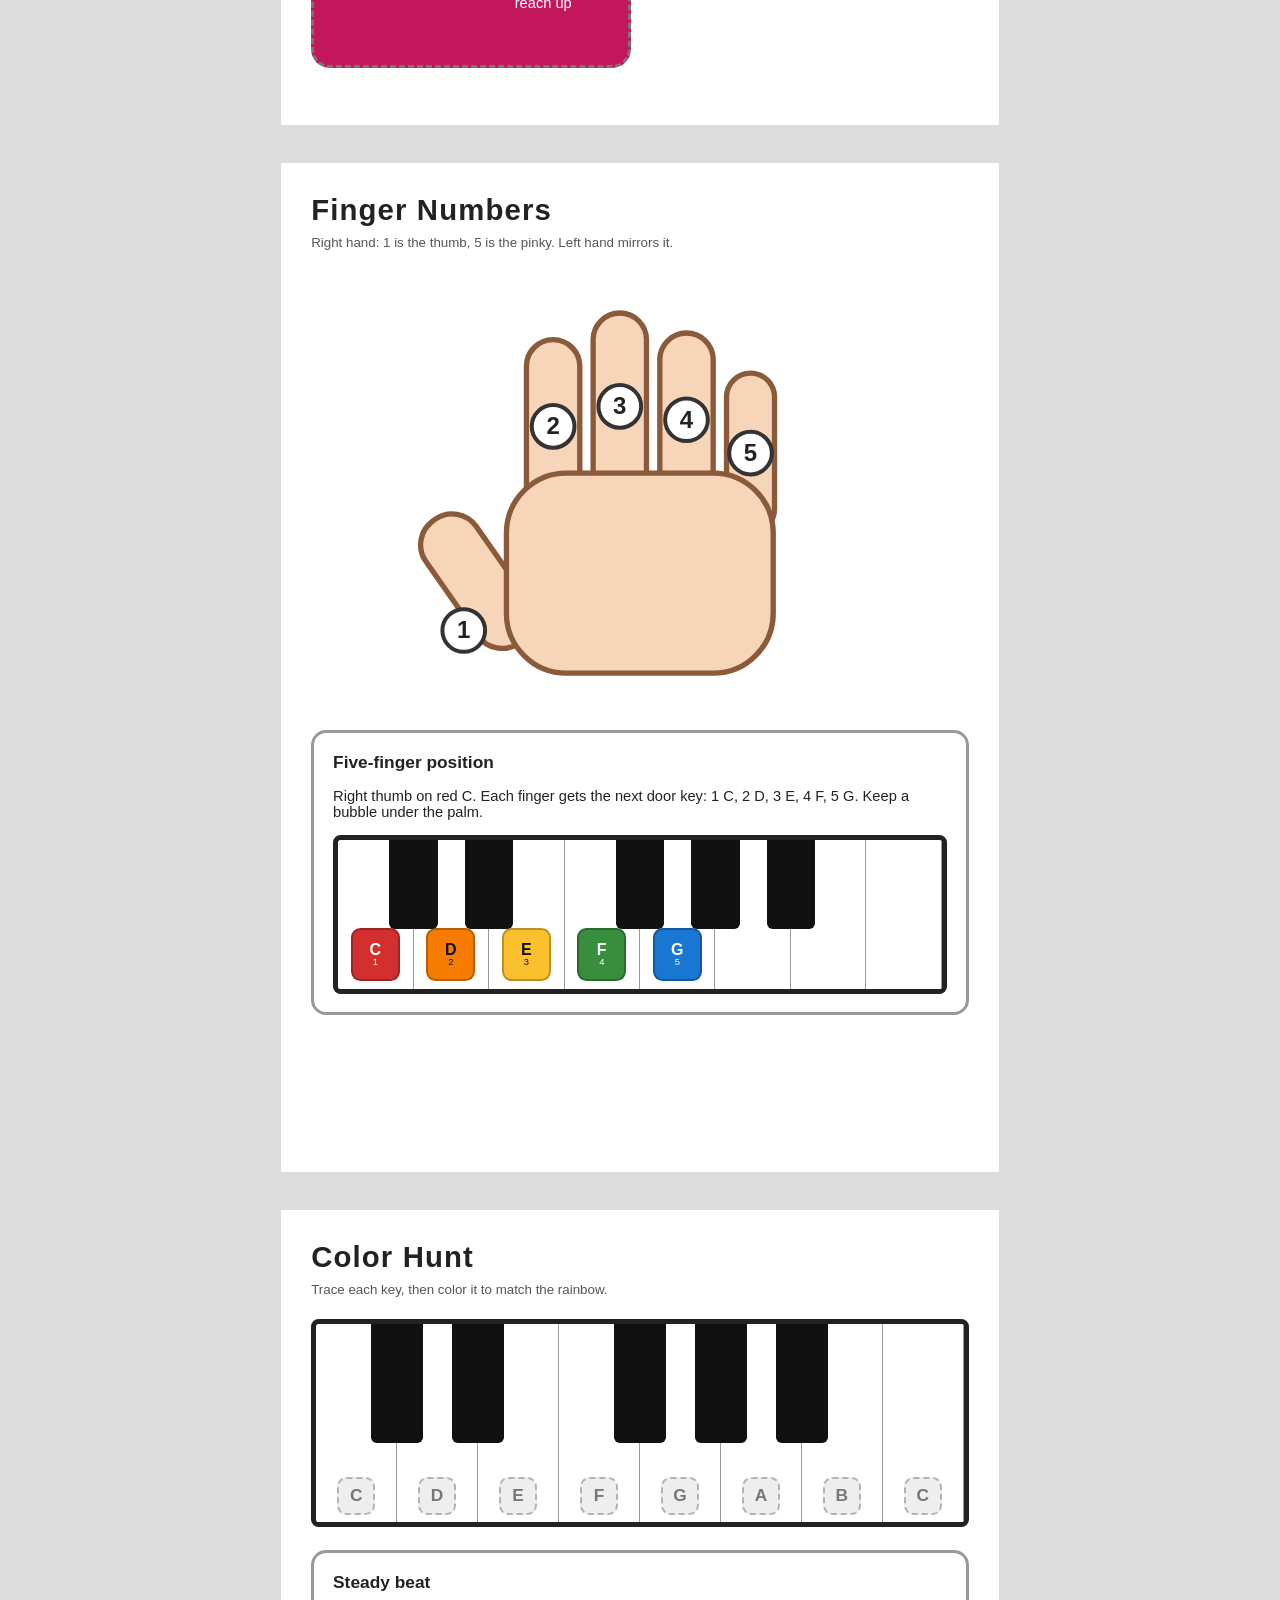
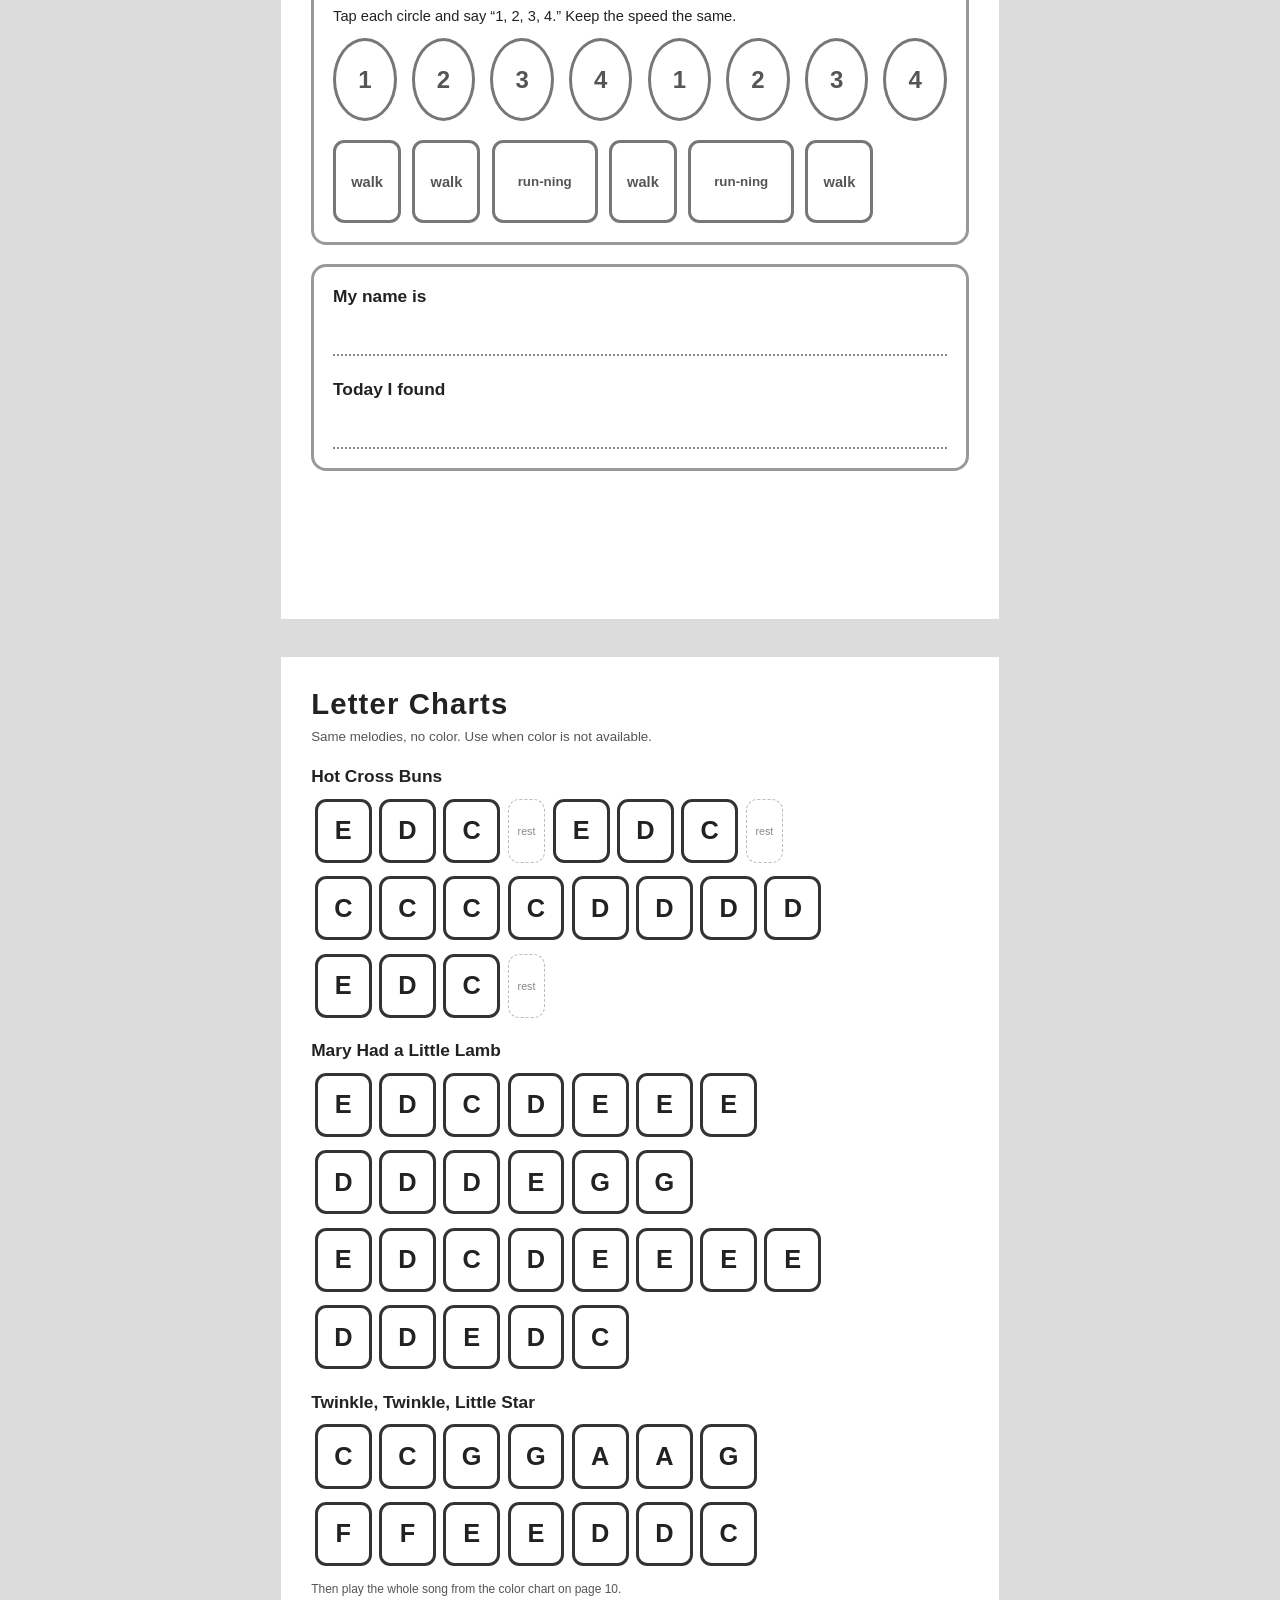
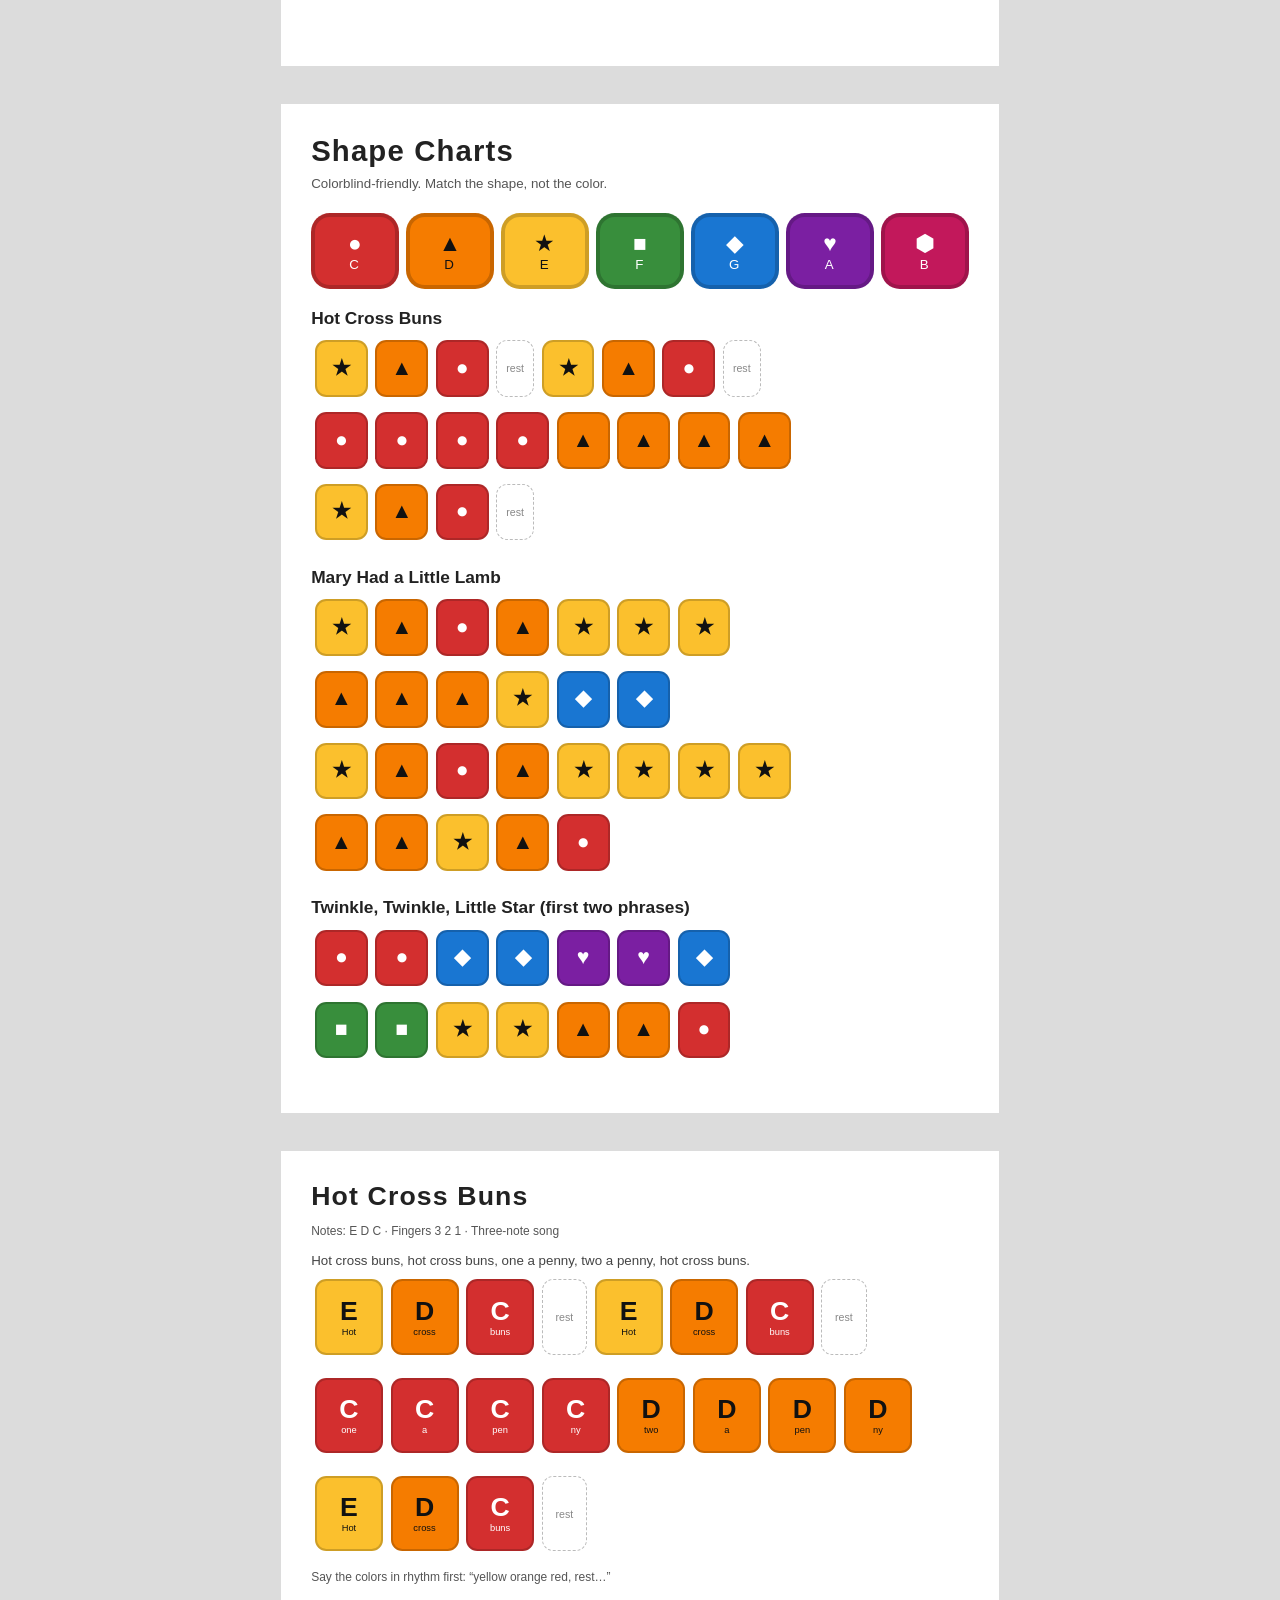
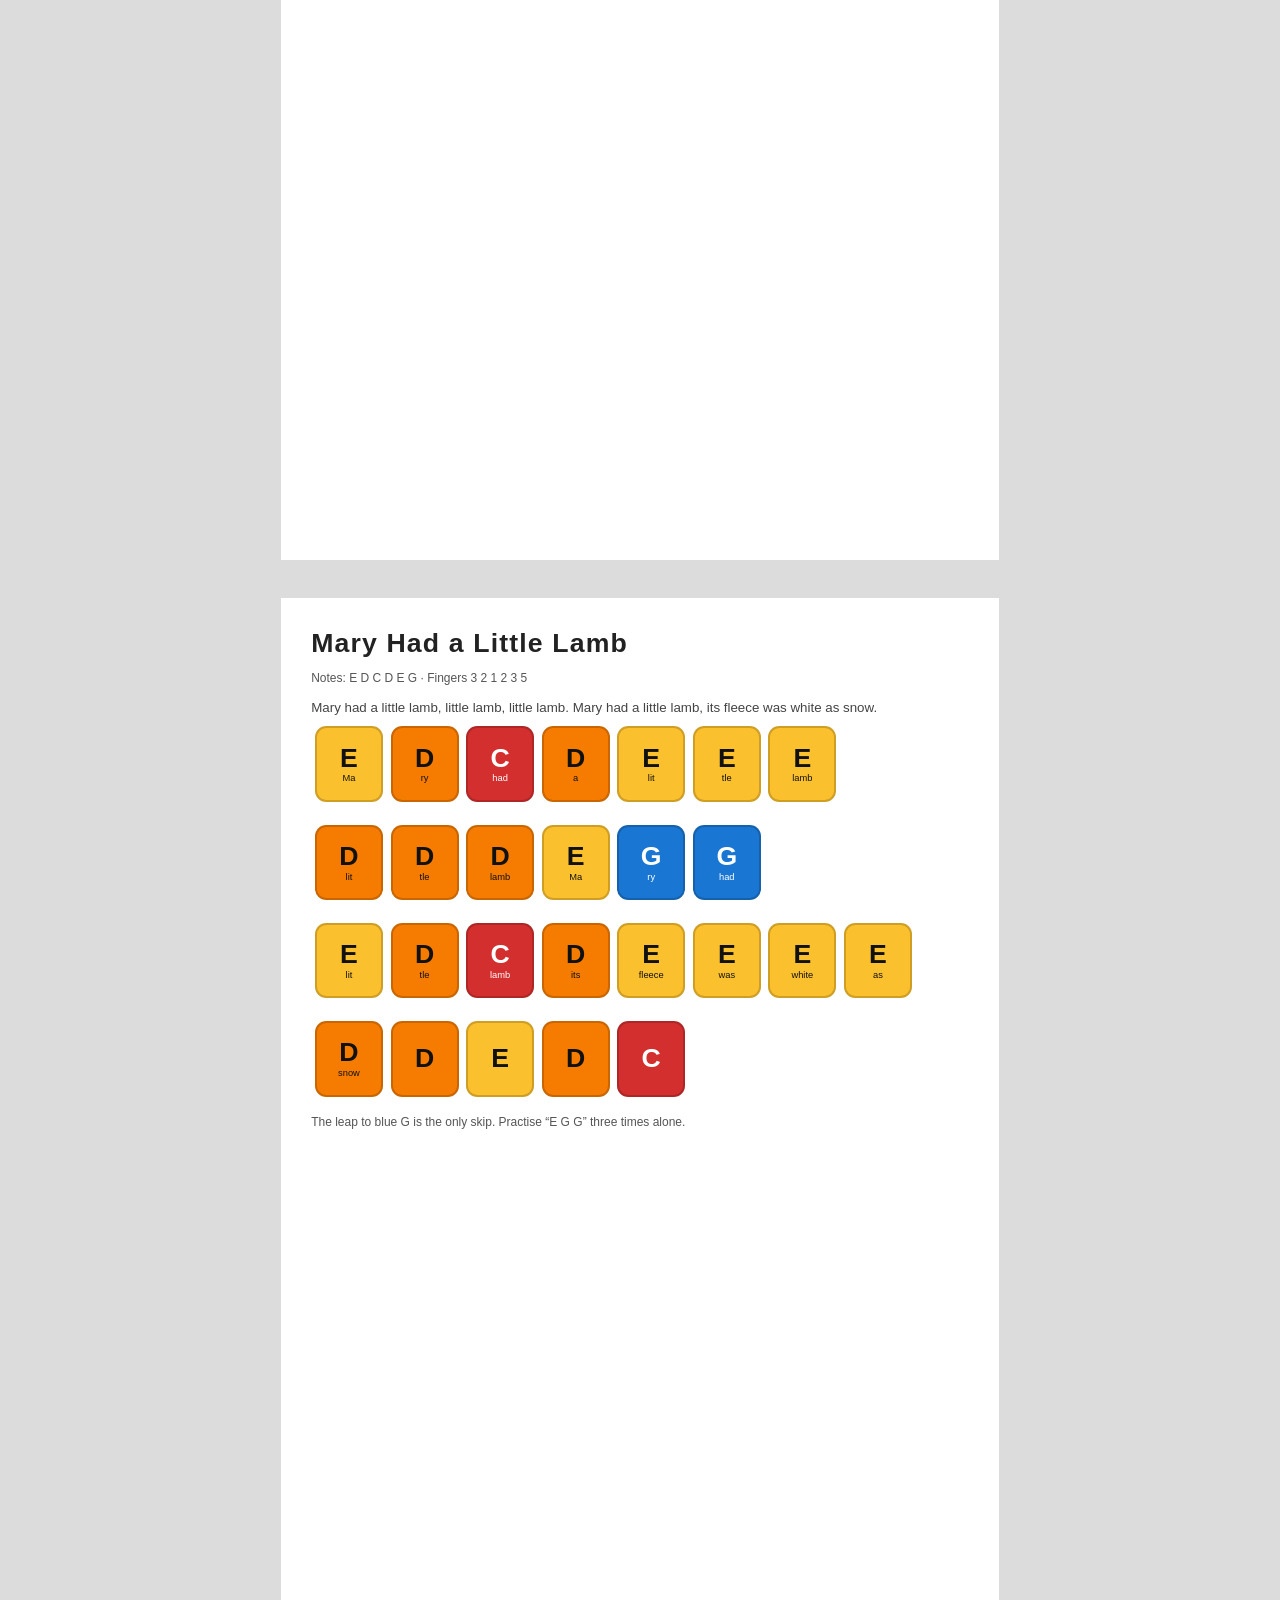
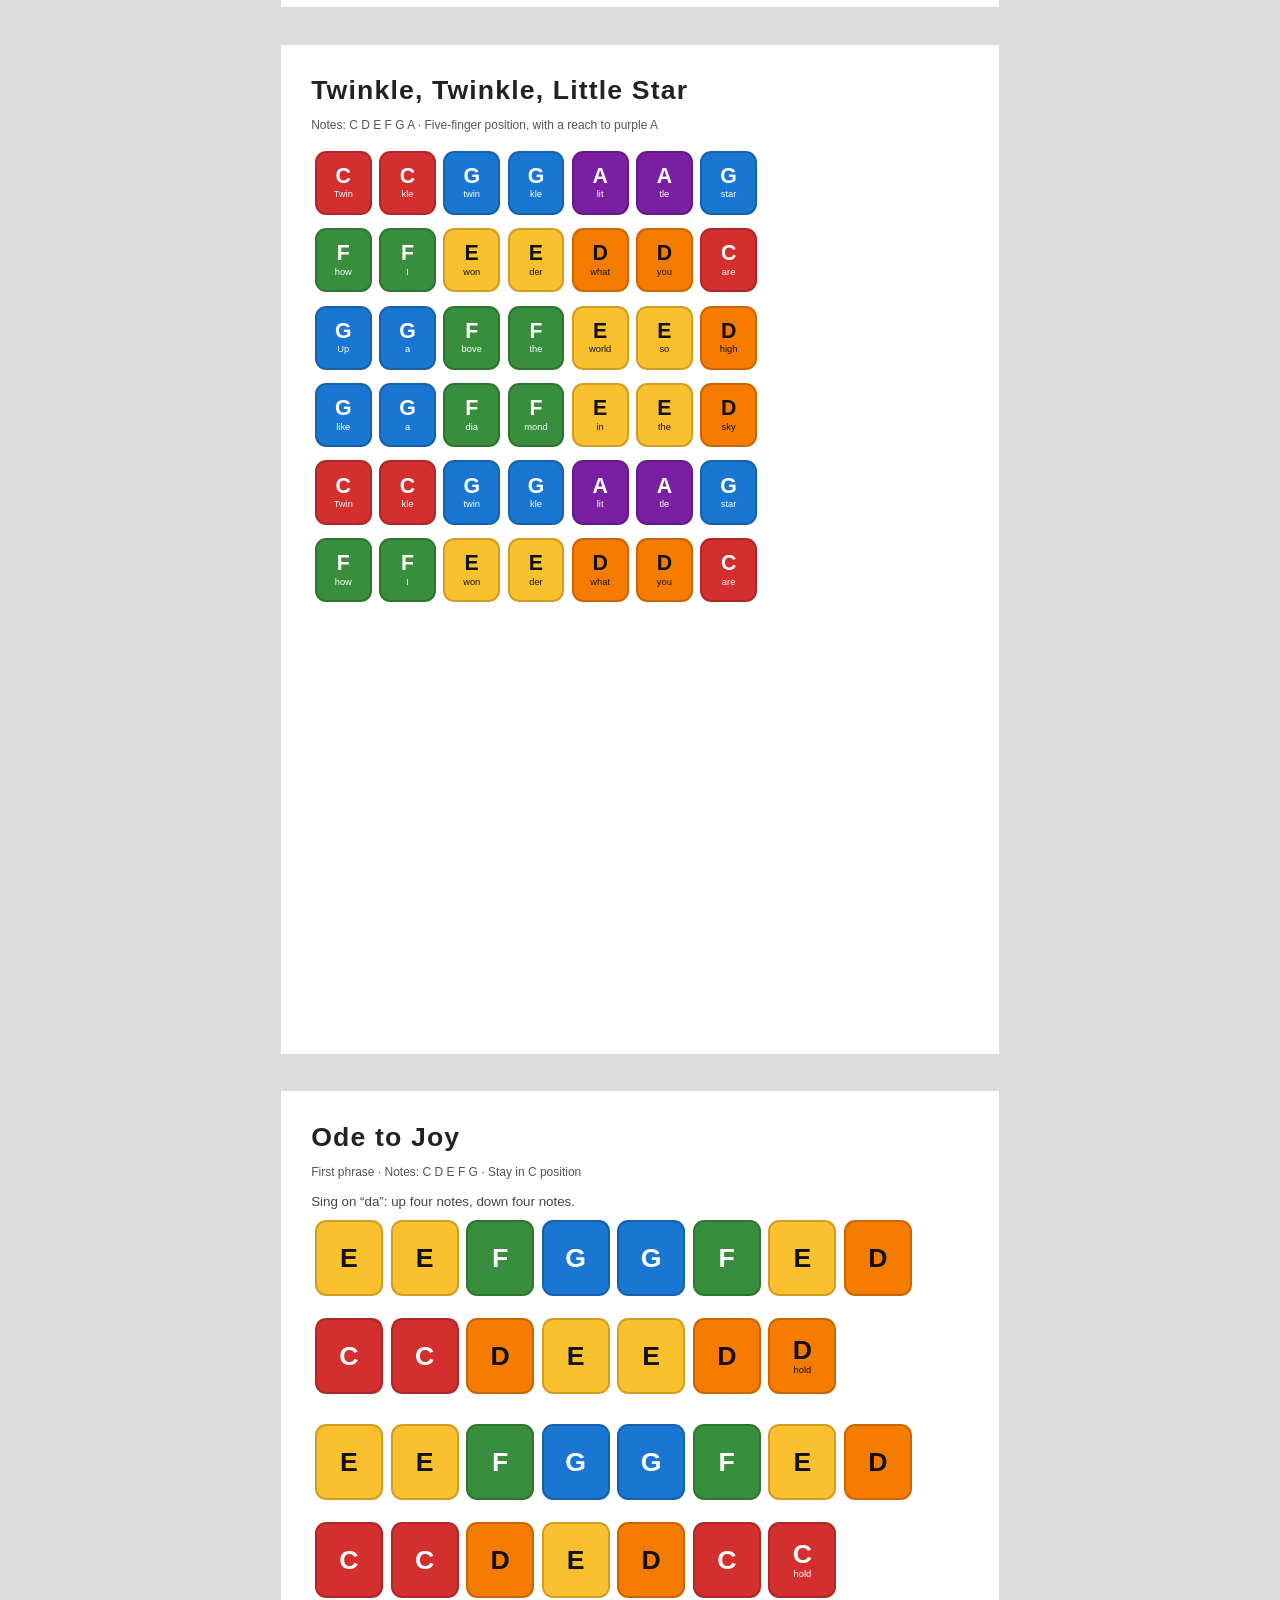
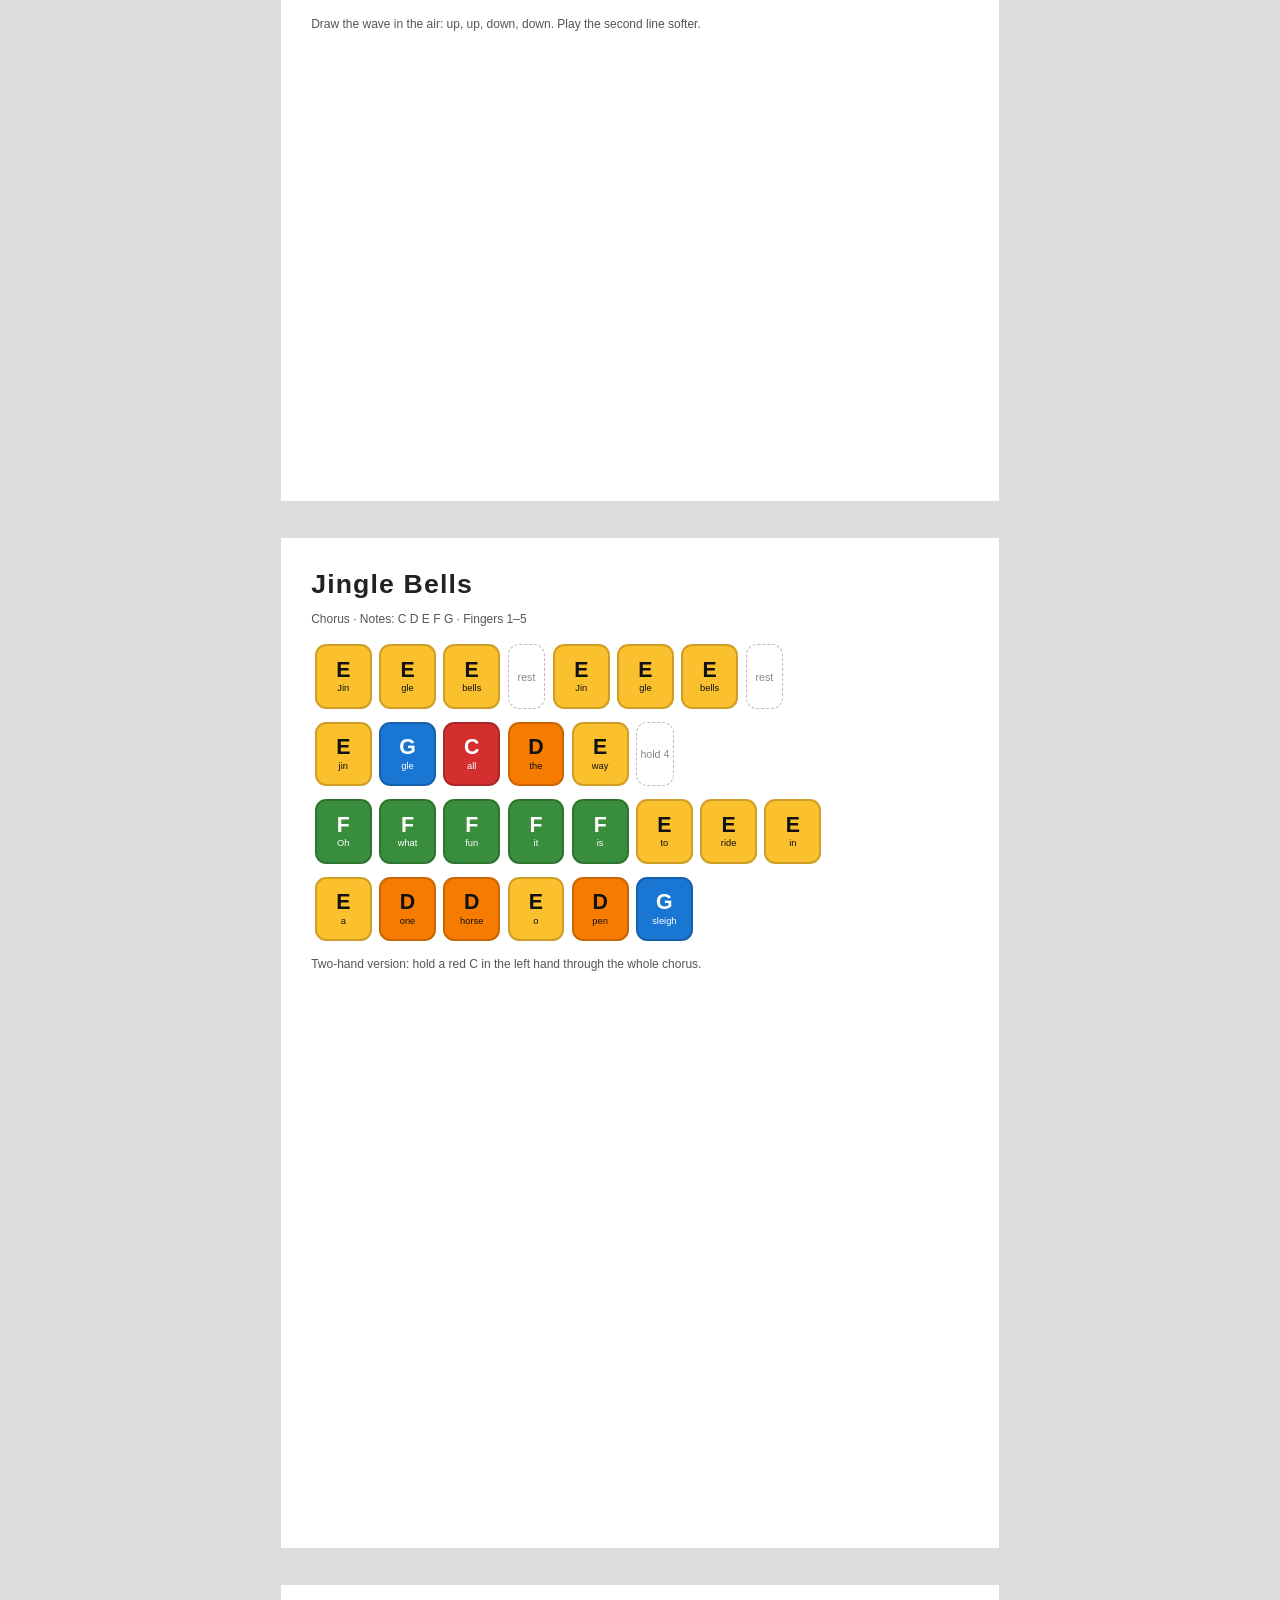
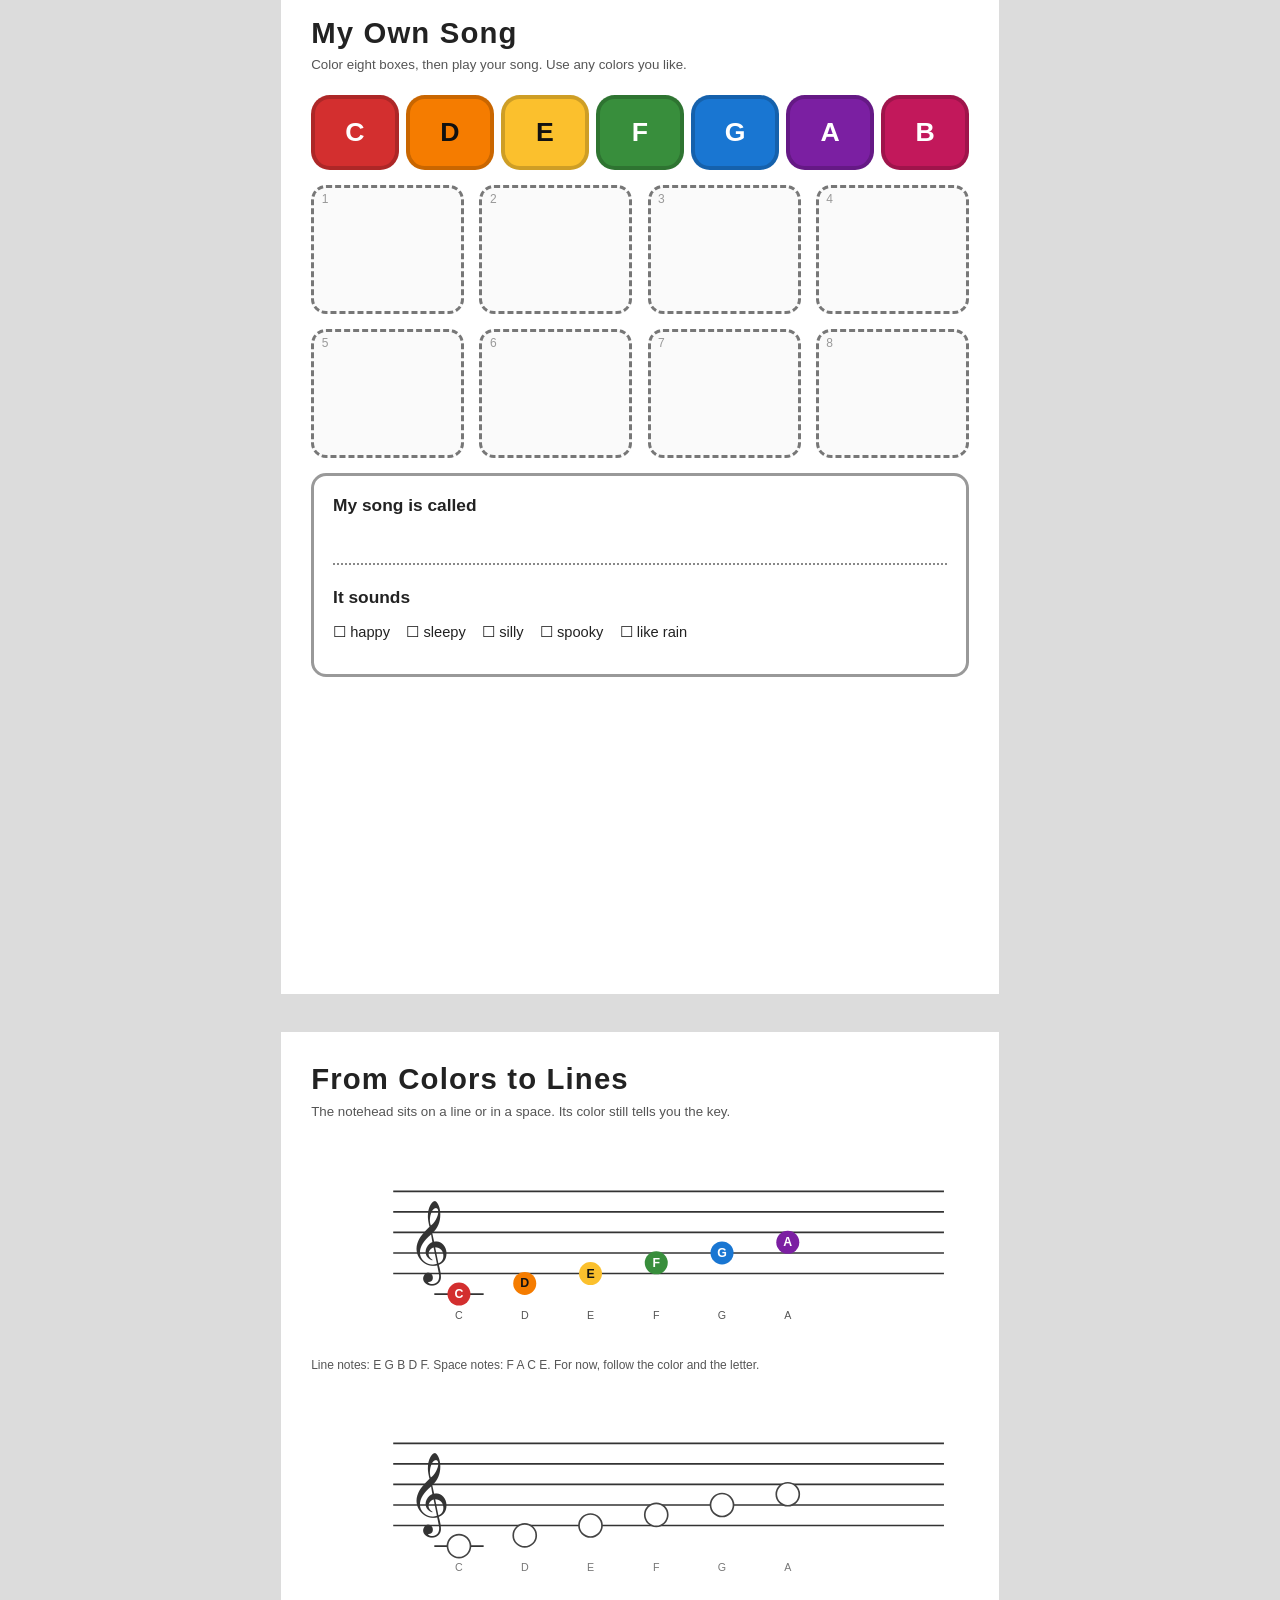
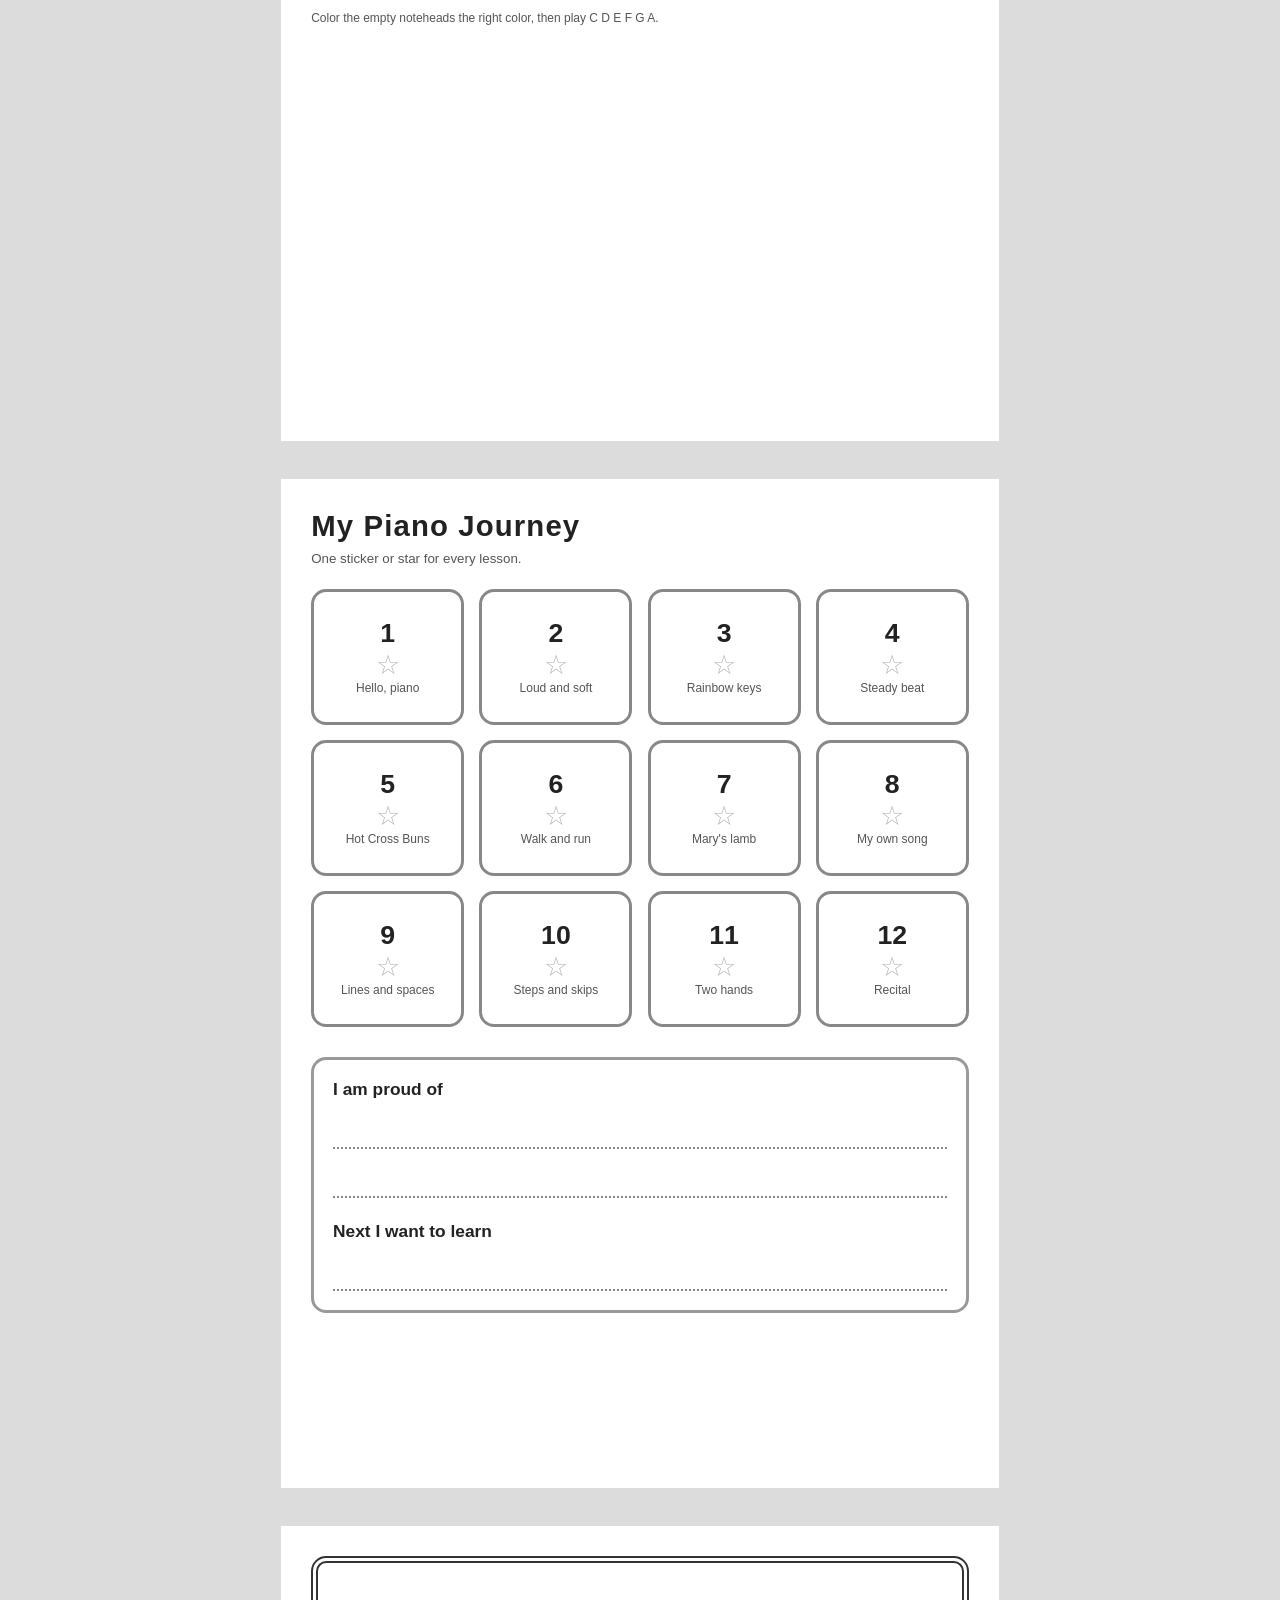
<file: piano-curriculum/printables/piano-printables.html>
<!DOCTYPE html>
<html lang="en">
<head>
<meta charset="utf-8">
<meta name="viewport" content="width=device-width, initial-scale=1">
<title>Little Rainbows Piano — Printables</title>
<style>
  :root {
    --red: #D32F2F;
    --orange: #F57C00;
    --yellow: #FBC02D;
    --green: #388E3C;
    --blue: #1976D2;
    --purple: #7B1FA2;
    --pink: #C2185B;
    --ink: #222;
    --paper: #fff;
  }
  * { box-sizing: border-box; }
  @page { size: A4 portrait; margin: 10mm; }
  html, body { margin: 0; padding: 0; }
  body {
    font-family: "Trebuchet MS", Verdana, sans-serif;
    color: var(--ink);
    background: #dcdcdc;
  }
  .no-print {
    max-width: 190mm; margin: 12mm auto 4mm; padding: 6mm 8mm;
    background: #fff; border-left: 5mm solid var(--blue); border-radius: 3mm;
    font-size: 10pt; line-height: 1.5;
  }
  .no-print h1 { margin: 0 0 2mm; font-size: 15pt; }
  .page {
    width: 190mm; min-height: 267mm; padding: 8mm;
    margin: 0 auto 10mm; background: var(--paper);
    page-break-after: always; position: relative; overflow: hidden;
  }
  .page:last-child { page-break-after: auto; }
  @media print {
    body { background: none; }
    .no-print { display: none; }
    .page { margin: 0; width: auto; min-height: 0; padding: 0; box-shadow: none; }
  }
  h2 { font-size: 22pt; margin: 0 0 2mm; letter-spacing: .3mm; }
  h3 { font-size: 13pt; margin: 0 0 2mm; }
  .sub { font-size: 10pt; color: #555; margin: 0 0 6mm; }
  .center { text-align: center; }
  .small { font-size: 9pt; color: #555; }

  /* ---------- color cards ---------- */
  .legend-grid { display: grid; grid-template-columns: repeat(4, 1fr); gap: 4mm; margin-top: 4mm; }
  .color-card {
    border: 1.2mm solid rgba(0,0,0,.18); border-radius: 5mm;
    padding: 4mm 2mm; text-align: center; color: #fff;
    min-height: 42mm; display: flex; flex-direction: column;
    align-items: center; justify-content: center;
  }
  .color-card .letter { font-size: 34pt; font-weight: bold; line-height: 1; }
  .color-card .shape { font-size: 17pt; line-height: 1.2; }
  .color-card .name { font-size: 10pt; text-transform: uppercase; letter-spacing: .4mm; }
  .color-card .finger { font-size: 9pt; opacity: .9; }
  .c-red { background: var(--red); }
  .c-orange { background: var(--orange); color: #111; }
  .c-yellow { background: var(--yellow); color: #111; }
  .c-green { background: var(--green); }
  .c-blue { background: var(--blue); }
  .c-purple { background: var(--purple); }
  .c-pink { background: var(--pink); }

  /* ---------- keyboard ---------- */
  .keyboard {
    position: relative; display: flex; width: 100%; height: 62mm;
    border: 1.5mm solid #222; border-radius: 2mm; background: #222;
    overflow: hidden; margin-top: 4mm;
  }
  .white {
    position: relative; flex: 1; background: #fff;
    border-right: .5mm solid #999; height: 100%;
    display: flex; align-items: flex-end; justify-content: center;
    padding-bottom: 2mm;
  }
  .white:last-child { border-right: none; }
  .key-label {
    width: 10mm; height: 10mm; border-radius: 2.5mm;
    display: flex; align-items: center; justify-content: center;
    color: #fff; font-weight: bold; font-size: 13pt;
    border: .6mm solid rgba(0,0,0,.25);
  }
  .key-label.blank { background: #eee; color: #777; border-style: dashed; }
  .key-label.finger { width: 13mm; height: 14mm; flex-direction: column; font-size: 12pt; line-height: 1; }
  .key-label.finger small { font-size: 7pt; font-weight: normal; }
  .black {
    position: absolute; top: 0; width: 8%; height: 60%;
    background: #111; border-radius: 0 0 1.5mm 1.5mm; z-index: 2;
  }
  .b1 { left: 8.5%; } .b2 { left: 21%; } .b3 { left: 46%; }
  .b4 { left: 58.5%; } .b5 { left: 71%; }
  .keyboard-note { font-size: 9pt; color: #555; margin-top: 2mm; }

  /* ---------- cut-out cards ---------- */
  .cut-grid { display: grid; grid-template-columns: repeat(2, 1fr); gap: 5mm; margin-top: 3mm; }
  .cut-card {
    border: .8mm dashed #777; border-radius: 5mm; height: 52mm;
    display: flex; align-items: center; justify-content: space-around;
    padding: 3mm; color: #fff;
  }
  .cut-card .big { font-size: 58pt; font-weight: bold; line-height: 1; }
  .cut-card .meta { text-align: left; font-size: 11pt; line-height: 1.5; }
  .cut-card .meta .glyph { font-size: 22pt; }
  .cut-card.c-yellow, .cut-card.c-orange { color: #111; }

  /* ---------- notes ---------- */
  .note {
    width: 18mm; height: 20mm; margin: 1mm; border-radius: 3mm;
    display: inline-flex; flex-direction: column; align-items: center;
    justify-content: center; color: #fff; font-weight: bold;
    border: .6mm solid rgba(0,0,0,.18); vertical-align: top;
  }
  .note b { font-size: 20pt; line-height: 1; }
  .note small { font-size: 7pt; font-weight: normal; line-height: 1.1; margin-top: .6mm; }
  .n-C { background: var(--red); }
  .n-D { background: var(--orange); color: #111; }
  .n-E { background: var(--yellow); color: #111; }
  .n-F { background: var(--green); }
  .n-G { background: var(--blue); }
  .n-A { background: var(--purple); }
  .n-B { background: var(--pink); }
  .rest {
    display: inline-flex; width: 12mm; height: 20mm; margin: 1mm;
    align-items: center; justify-content: center; color: #888;
    border: .5mm dashed #bbb; border-radius: 3mm; font-size: 8pt;
  }
  .phrase { display: flex; flex-wrap: wrap; align-items: flex-start; margin-bottom: 4mm; }
  .phrase-label { font-size: 9pt; color: #666; margin-bottom: 1mm; }
  .lyrics { font-size: 10pt; color: #444; margin-bottom: 2mm; }
  .song-title { font-size: 20pt; margin: 0 0 1mm; }
  .song-meta { font-size: 9pt; color: #555; margin-bottom: 4mm; }
  .compact .note { width: 15mm; height: 17mm; }
  .compact .note b { font-size: 16pt; }
  .compact .phrase { margin-bottom: 1.5mm; }
  .compact .rest { width: 10mm; height: 17mm; }
  .plain .note { background: #fff !important; color: #222 !important; border: .8mm solid #333; }
  .plain .note b { font-size: 19pt; }
  .shapes { margin-bottom: 2mm; }
  .shapes .note { width: 14mm; height: 15mm; margin: 1mm; }
  .shapes .note b { font-size: 16pt; }
  .shapes .note small { display: none; }
  .shapes .rest { width: 10mm; height: 15mm; margin: 1mm; }

  /* ---------- worksheets ---------- */
  .worksheet-box { border: .8mm solid #999; border-radius: 4mm; padding: 5mm; margin-bottom: 5mm; }
  .beat-row { display: flex; gap: 4mm; margin-top: 3mm; }
  .beat {
    flex: 1; height: 22mm; border: .8mm solid #777; border-radius: 50%;
    display: flex; align-items: center; justify-content: center;
    font-size: 18pt; font-weight: bold; color: #555;
  }
  .write-line { border-bottom: .6mm dotted #888; height: 10mm; margin-top: 3mm; }
  .compose-grid { display: grid; grid-template-columns: repeat(4, 1fr); gap: 4mm; margin: 4mm 0; }
  .compose-box {
    height: 34mm; border: .8mm dashed #777; border-radius: 4mm;
    position: relative; background: #fafafa;
  }
  .compose-box span {
    position: absolute; top: 1mm; left: 2mm; font-size: 9pt; color: #999;
  }
  .staff-wrap { margin: 3mm 0 5mm; }
  .staff-wrap svg { width: 100%; height: auto; display: block; }

  /* ---------- progress / certificate ---------- */
  .sticker-grid { display: grid; grid-template-columns: repeat(4, 1fr); gap: 4mm; margin-top: 4mm; }
  .sticker {
    border: .8mm solid #888; border-radius: 4mm; height: 36mm;
    display: flex; flex-direction: column; align-items: center; justify-content: center;
  }
  .sticker .num { font-size: 20pt; font-weight: bold; }
  .sticker .star { font-size: 20pt; color: #bbb; }
  .certificate {
    border: 2mm double #333; border-radius: 4mm; padding: 12mm;
    height: 240mm; display: flex; flex-direction: column;
    align-items: center; justify-content: center; text-align: center;
  }
  .certificate .rainbow { font-size: 30pt; letter-spacing: 3mm; }
  .certificate h2 { font-size: 30pt; margin: 6mm 0; }
  .certificate .name { font-size: 20pt; border-bottom: .8mm solid #333; width: 120mm; padding: 4mm 0; margin: 6mm 0; }
  .certificate p { font-size: 12pt; line-height: 1.7; margin: 2mm 0; }
  .sig { display: flex; gap: 40mm; margin-top: 18mm; font-size: 10pt; }
  .sig div { border-top: .6mm solid #333; padding-top: 2mm; width: 60mm; }
</style>
</head>
<body>

<div class="no-print">
  <h1>Little Rainbows Piano — printables</h1>
  <p>Print A4 portrait, 100% scale, color. Pages 1–4 are teaching aids and
  cut-outs. Pages 5–7 are worksheets and colorblind-friendly charts. Pages
  8–12 are song charts. Pages 13–14 are composing and staff sheets. Pages
  15–16 are the progress chart and certificate.</p>
</div>

<!-- ============ PAGE 1: WALL CHART ============ -->
<section class="page">
  <h2>Little Rainbows Piano</h2>
  <p class="sub">Every color has a key, a letter, and a shape.</p>
  <div class="legend-grid">
    <div class="color-card c-red"><div class="letter">C</div><div class="shape">●</div><div class="name">Red</div><div class="finger">finger 1</div></div>
    <div class="color-card c-orange"><div class="letter">D</div><div class="shape">▲</div><div class="name">Orange</div><div class="finger">finger 2</div></div>
    <div class="color-card c-yellow"><div class="letter">E</div><div class="shape">★</div><div class="name">Yellow</div><div class="finger">finger 3</div></div>
    <div class="color-card c-green"><div class="letter">F</div><div class="shape">■</div><div class="name">Green</div><div class="finger">finger 4</div></div>
    <div class="color-card c-blue"><div class="letter">G</div><div class="shape">◆</div><div class="name">Blue</div><div class="finger">finger 5</div></div>
    <div class="color-card c-purple"><div class="letter">A</div><div class="shape">♥</div><div class="name">Purple</div><div class="finger">reach up</div></div>
    <div class="color-card c-pink"><div class="letter">B</div><div class="shape">⬢</div><div class="name">Pink</div><div class="finger">reach up</div></div>
    <div class="color-card" style="border-style:dashed; color:#666; background:#fafafa;">
      <div class="shape" style="font-size:26pt;">?</div>
      <div class="name" style="color:#666;">Ask me!</div>
      <div class="finger" style="color:#666;">find the color</div>
    </div>
  </div>
  <p class="small" style="margin-top:6mm;">Say it three ways: “red circle C.” Color + shape + letter. That way every child can read the chart.</p>
</section>

<!-- ============ PAGE 2: KEYBOARD MAP ============ -->
<section class="page">
  <h2>The Home Octave</h2>
  <p class="sub">Put one sticker on the front edge of each labeled white key.</p>
  <div class="keyboard">
    <div class="white"><span class="key-label" style="background:var(--red)">C</span></div>
    <div class="white"><span class="key-label" style="background:var(--orange); color:#111">D</span></div>
    <div class="white"><span class="key-label" style="background:var(--yellow); color:#111">E</span></div>
    <div class="white"><span class="key-label" style="background:var(--green)">F</span></div>
    <div class="white"><span class="key-label" style="background:var(--blue)">G</span></div>
    <div class="white"><span class="key-label" style="background:var(--purple)">A</span></div>
    <div class="white"><span class="key-label" style="background:var(--pink)">B</span></div>
    <div class="white"><span class="key-label" style="background:var(--red)">C</span></div>
    <div class="black b1"></div><div class="black b2"></div><div class="black b3"></div><div class="black b4"></div><div class="black b5"></div>
  </div>
  <p class="keyboard-note">Right hand: thumb (1) on red C, pinky (5) on blue G. Left hand: pinky (5) on red C, thumb (1) on blue G.</p>
  <div class="worksheet-box" style="margin-top:8mm;">
    <h3>Two black-key groups</h3>
    <p style="font-size:11pt; line-height:1.6;">Find the group of <b>two</b> black keys. Red C is just to the left of it.
    Find the group of <b>three</b> black keys. That is the other landmark. Trace the groups with a finger, then find C again.</p>
    <div style="font-size:40pt; letter-spacing:6mm; text-align:center; margin-top:4mm;">▮▮ &nbsp;&nbsp; ▮▮▮</div>
  </div>
</section>

<!-- ============ PAGE 3: CUT-OUT CARDS ============ -->
<section class="page">
  <h2>Color Cards</h2>
  <p class="sub">Cut on the dashed lines. Use for echo games, color hunts, and composing.</p>
  <div class="cut-grid">
    <div class="cut-card c-red"><div class="big">C</div><div class="meta"><div class="glyph">●</div><div>red</div><div>finger 1</div></div></div>
    <div class="cut-card c-orange"><div class="big">D</div><div class="meta"><div class="glyph">▲</div><div>orange</div><div>finger 2</div></div></div>
    <div class="cut-card c-yellow"><div class="big">E</div><div class="meta"><div class="glyph">★</div><div>yellow</div><div>finger 3</div></div></div>
    <div class="cut-card c-green"><div class="big">F</div><div class="meta"><div class="glyph">■</div><div>green</div><div>finger 4</div></div></div>
    <div class="cut-card c-blue"><div class="big">G</div><div class="meta"><div class="glyph">◆</div><div>blue</div><div>finger 5</div></div></div>
    <div class="cut-card c-purple"><div class="big">A</div><div class="meta"><div class="glyph">♥</div><div>purple</div><div>reach up</div></div></div>
    <div class="cut-card c-pink"><div class="big">B</div><div class="meta"><div class="glyph">⬢</div><div>pink</div><div>reach up</div></div></div>
  </div>
</section>

<!-- ============ PAGE 4: HAND CHART ============ -->
<section class="page">
  <h2>Finger Numbers</h2>
  <p class="sub">Right hand: 1 is the thumb, 5 is the pinky. Left hand mirrors it.</p>
  <svg viewBox="0 0 360 340" style="width:100%; max-height:120mm;" role="img" aria-label="Right hand with fingers numbered 1 to 5">
    <g stroke="#8a5a3b" stroke-width="4" fill="#f6d5b8">
      <rect x="35" y="175" width="46" height="112" rx="22" transform="rotate(-35 58 231)"/>
      <rect x="95" y="50" width="40" height="130" rx="20"/>
      <rect x="145" y="30" width="40" height="155" rx="20"/>
      <rect x="195" y="45" width="40" height="145" rx="20"/>
      <rect x="245" y="75" width="36" height="120" rx="18"/>
      <rect x="80" y="150" width="200" height="150" rx="45"/>
    </g>
    <g fill="#fff" stroke="#333" stroke-width="3">
      <circle cx="48" cy="268" r="16"/><circle cx="115" cy="115" r="16"/>
      <circle cx="165" cy="100" r="16"/><circle cx="215" cy="110" r="16"/>
      <circle cx="263" cy="135" r="16"/>
    </g>
    <g font-size="18" font-weight="bold" fill="#222" text-anchor="middle" font-family="Verdana, sans-serif">
      <text x="48" y="274">1</text><text x="115" y="121">2</text><text x="165" y="106">3</text>
      <text x="215" y="116">4</text><text x="263" y="141">5</text>
    </g>
  </svg>
  <div class="worksheet-box">
    <h3>Five-finger position</h3>
    <p style="font-size:11pt;">Right thumb on red C. Each finger gets the next door key: 1 C, 2 D, 3 E, 4 F, 5 G. Keep a bubble under the palm.</p>
    <div class="keyboard" style="height:42mm; margin-top:4mm;">
      <div class="white"><span class="key-label finger" style="background:var(--red)">C<small>1</small></span></div>
      <div class="white"><span class="key-label finger" style="background:var(--orange); color:#111">D<small>2</small></span></div>
      <div class="white"><span class="key-label finger" style="background:var(--yellow); color:#111">E<small>3</small></span></div>
      <div class="white"><span class="key-label finger" style="background:var(--green)">F<small>4</small></span></div>
      <div class="white"><span class="key-label finger" style="background:var(--blue)">G<small>5</small></span></div>
      <div class="white"></div><div class="white"></div><div class="white"></div>
      <div class="black b1"></div><div class="black b2"></div><div class="black b3"></div><div class="black b4"></div><div class="black b5"></div>
    </div>
  </div>
</section>

<!-- ============ PAGE 5: COLOR HUNT WORKSHEET ============ -->
<section class="page">
  <h2>Color Hunt</h2>
  <p class="sub">Trace each key, then color it to match the rainbow.</p>
  <div class="keyboard" style="height:55mm;">
    <div class="white"><span class="key-label blank">C</span></div>
    <div class="white"><span class="key-label blank">D</span></div>
    <div class="white"><span class="key-label blank">E</span></div>
    <div class="white"><span class="key-label blank">F</span></div>
    <div class="white"><span class="key-label blank">G</span></div>
    <div class="white"><span class="key-label blank">A</span></div>
    <div class="white"><span class="key-label blank">B</span></div>
    <div class="white"><span class="key-label blank">C</span></div>
    <div class="black b1"></div><div class="black b2"></div><div class="black b3"></div><div class="black b4"></div><div class="black b5"></div>
  </div>
  <div class="worksheet-box" style="margin-top:6mm;">
    <h3>Steady beat</h3>
    <p style="font-size:11pt;">Tap each circle and say “1, 2, 3, 4.” Keep the speed the same.</p>
    <div class="beat-row"><div class="beat">1</div><div class="beat">2</div><div class="beat">3</div><div class="beat">4</div><div class="beat">1</div><div class="beat">2</div><div class="beat">3</div><div class="beat">4</div></div>
    <div class="beat-row" style="margin-top:5mm; gap:3mm;">
      <div class="beat" style="border-radius:3mm; width:18mm; flex:none; font-size:11pt;">walk</div>
      <div class="beat" style="border-radius:3mm; width:18mm; flex:none; font-size:11pt;">walk</div>
      <div class="beat" style="border-radius:3mm; width:28mm; flex:none; font-size:10pt;">run-ning</div>
      <div class="beat" style="border-radius:3mm; width:18mm; flex:none; font-size:11pt;">walk</div>
      <div class="beat" style="border-radius:3mm; width:28mm; flex:none; font-size:10pt;">run-ning</div>
      <div class="beat" style="border-radius:3mm; width:18mm; flex:none; font-size:11pt;">walk</div>
    </div>
  </div>
  <div class="worksheet-box">
    <h3>My name is</h3>
    <div class="write-line"></div>
    <h3 style="margin-top:6mm;">Today I found</h3>
    <div class="write-line"></div>
  </div>
</section>

<!-- ============ PAGE 6: LETTER-ONLY CHARTS ============ -->
<section class="page compact">
  <h2>Letter Charts</h2>
  <p class="sub">Same melodies, no color. Use when color is not available.</p>
  <h3>Hot Cross Buns</h3>
  <div class="phrase plain">
    <span class="note"><b>E</b></span><span class="note"><b>D</b></span><span class="note"><b>C</b></span><span class="rest">rest</span>
    <span class="note"><b>E</b></span><span class="note"><b>D</b></span><span class="note"><b>C</b></span><span class="rest">rest</span>
  </div>
  <div class="phrase plain">
    <span class="note"><b>C</b></span><span class="note"><b>C</b></span><span class="note"><b>C</b></span><span class="note"><b>C</b></span>
    <span class="note"><b>D</b></span><span class="note"><b>D</b></span><span class="note"><b>D</b></span><span class="note"><b>D</b></span>
  </div>
  <div class="phrase plain">
    <span class="note"><b>E</b></span><span class="note"><b>D</b></span><span class="note"><b>C</b></span><span class="rest">rest</span>
  </div>

  <h3 style="margin-top:5mm;">Mary Had a Little Lamb</h3>
  <div class="phrase plain">
    <span class="note"><b>E</b></span><span class="note"><b>D</b></span><span class="note"><b>C</b></span><span class="note"><b>D</b></span>
    <span class="note"><b>E</b></span><span class="note"><b>E</b></span><span class="note"><b>E</b></span>
  </div>
  <div class="phrase plain">
    <span class="note"><b>D</b></span><span class="note"><b>D</b></span><span class="note"><b>D</b></span>
    <span class="note"><b>E</b></span><span class="note"><b>G</b></span><span class="note"><b>G</b></span>
  </div>
  <div class="phrase plain">
    <span class="note"><b>E</b></span><span class="note"><b>D</b></span><span class="note"><b>C</b></span><span class="note"><b>D</b></span>
    <span class="note"><b>E</b></span><span class="note"><b>E</b></span><span class="note"><b>E</b></span><span class="note"><b>E</b></span>
  </div>
  <div class="phrase plain">
    <span class="note"><b>D</b></span><span class="note"><b>D</b></span><span class="note"><b>E</b></span><span class="note"><b>D</b></span><span class="note"><b>C</b></span>
  </div>

  <h3 style="margin-top:5mm;">Twinkle, Twinkle, Little Star</h3>
  <div class="phrase plain">
    <span class="note"><b>C</b></span><span class="note"><b>C</b></span><span class="note"><b>G</b></span><span class="note"><b>G</b></span>
    <span class="note"><b>A</b></span><span class="note"><b>A</b></span><span class="note"><b>G</b></span>
  </div>
  <div class="phrase plain">
    <span class="note"><b>F</b></span><span class="note"><b>F</b></span><span class="note"><b>E</b></span><span class="note"><b>E</b></span>
    <span class="note"><b>D</b></span><span class="note"><b>D</b></span><span class="note"><b>C</b></span>
  </div>
  <p class="small">Then play the whole song from the color chart on page 10.</p>
</section>

<!-- ============ PAGE 7: SHAPE-ONLY CHARTS ============ -->
<section class="page">
  <h2>Shape Charts</h2>
  <p class="sub">Colorblind-friendly. Match the shape, not the color.</p>
  <div class="legend-grid" style="grid-template-columns:repeat(7,1fr); gap:2mm; margin-bottom:5mm;">
    <div class="color-card c-red" style="min-height:20mm; padding:1mm;"><div class="shape">●</div><div class="name">C</div></div>
    <div class="color-card c-orange" style="min-height:20mm; padding:1mm;"><div class="shape">▲</div><div class="name">D</div></div>
    <div class="color-card c-yellow" style="min-height:20mm; padding:1mm;"><div class="shape">★</div><div class="name">E</div></div>
    <div class="color-card c-green" style="min-height:20mm; padding:1mm;"><div class="shape">■</div><div class="name">F</div></div>
    <div class="color-card c-blue" style="min-height:20mm; padding:1mm;"><div class="shape">◆</div><div class="name">G</div></div>
    <div class="color-card c-purple" style="min-height:20mm; padding:1mm;"><div class="shape">♥</div><div class="name">A</div></div>
    <div class="color-card c-pink" style="min-height:20mm; padding:1mm;"><div class="shape">⬢</div><div class="name">B</div></div>
  </div>

  <h3>Hot Cross Buns</h3>
  <div class="phrase shapes">
    <span class="note n-E"><b>★</b></span><span class="note n-D"><b>▲</b></span><span class="note n-C"><b>●</b></span><span class="rest">rest</span>
    <span class="note n-E"><b>★</b></span><span class="note n-D"><b>▲</b></span><span class="note n-C"><b>●</b></span><span class="rest">rest</span>
  </div>
  <div class="phrase shapes">
    <span class="note n-C"><b>●</b></span><span class="note n-C"><b>●</b></span><span class="note n-C"><b>●</b></span><span class="note n-C"><b>●</b></span>
    <span class="note n-D"><b>▲</b></span><span class="note n-D"><b>▲</b></span><span class="note n-D"><b>▲</b></span><span class="note n-D"><b>▲</b></span>
  </div>
  <div class="phrase shapes">
    <span class="note n-E"><b>★</b></span><span class="note n-D"><b>▲</b></span><span class="note n-C"><b>●</b></span><span class="rest">rest</span>
  </div>

  <h3 style="margin-top:6mm;">Mary Had a Little Lamb</h3>
  <div class="phrase shapes">
    <span class="note n-E"><b>★</b></span><span class="note n-D"><b>▲</b></span><span class="note n-C"><b>●</b></span><span class="note n-D"><b>▲</b></span>
    <span class="note n-E"><b>★</b></span><span class="note n-E"><b>★</b></span><span class="note n-E"><b>★</b></span>
  </div>
  <div class="phrase shapes">
    <span class="note n-D"><b>▲</b></span><span class="note n-D"><b>▲</b></span><span class="note n-D"><b>▲</b></span>
    <span class="note n-E"><b>★</b></span><span class="note n-G"><b>◆</b></span><span class="note n-G"><b>◆</b></span>
  </div>
  <div class="phrase shapes">
    <span class="note n-E"><b>★</b></span><span class="note n-D"><b>▲</b></span><span class="note n-C"><b>●</b></span><span class="note n-D"><b>▲</b></span>
    <span class="note n-E"><b>★</b></span><span class="note n-E"><b>★</b></span><span class="note n-E"><b>★</b></span><span class="note n-E"><b>★</b></span>
  </div>
  <div class="phrase shapes">
    <span class="note n-D"><b>▲</b></span><span class="note n-D"><b>▲</b></span><span class="note n-E"><b>★</b></span><span class="note n-D"><b>▲</b></span><span class="note n-C"><b>●</b></span>
  </div>

  <h3 style="margin-top:6mm;">Twinkle, Twinkle, Little Star (first two phrases)</h3>
  <div class="phrase shapes">
    <span class="note n-C"><b>●</b></span><span class="note n-C"><b>●</b></span><span class="note n-G"><b>◆</b></span><span class="note n-G"><b>◆</b></span>
    <span class="note n-A"><b>♥</b></span><span class="note n-A"><b>♥</b></span><span class="note n-G"><b>◆</b></span>
  </div>
  <div class="phrase shapes">
    <span class="note n-F"><b>■</b></span><span class="note n-F"><b>■</b></span><span class="note n-E"><b>★</b></span><span class="note n-E"><b>★</b></span>
    <span class="note n-D"><b>▲</b></span><span class="note n-D"><b>▲</b></span><span class="note n-C"><b>●</b></span>
  </div>
</section>

<!-- ============ PAGE 8: HOT CROSS BUNS ============ -->
<section class="page">
  <h2 class="song-title">Hot Cross Buns</h2>
  <p class="song-meta">Notes: E D C · Fingers 3 2 1 · Three-note song</p>
  <div class="lyrics">Hot cross buns, hot cross buns, one a penny, two a penny, hot cross buns.</div>
  <div class="phrase">
    <span class="note n-E"><b>E</b><small>Hot</small></span>
    <span class="note n-D"><b>D</b><small>cross</small></span>
    <span class="note n-C"><b>C</b><small>buns</small></span>
    <span class="rest">rest</span>
    <span class="note n-E"><b>E</b><small>Hot</small></span>
    <span class="note n-D"><b>D</b><small>cross</small></span>
    <span class="note n-C"><b>C</b><small>buns</small></span>
    <span class="rest">rest</span>
  </div>
  <div class="phrase">
    <span class="note n-C"><b>C</b><small>one</small></span>
    <span class="note n-C"><b>C</b><small>a</small></span>
    <span class="note n-C"><b>C</b><small>pen</small></span>
    <span class="note n-C"><b>C</b><small>ny</small></span>
    <span class="note n-D"><b>D</b><small>two</small></span>
    <span class="note n-D"><b>D</b><small>a</small></span>
    <span class="note n-D"><b>D</b><small>pen</small></span>
    <span class="note n-D"><b>D</b><small>ny</small></span>
  </div>
  <div class="phrase">
    <span class="note n-E"><b>E</b><small>Hot</small></span>
    <span class="note n-D"><b>D</b><small>cross</small></span>
    <span class="note n-C"><b>C</b><small>buns</small></span>
    <span class="rest">rest</span>
  </div>
  <p class="small">Say the colors in rhythm first: “yellow orange red, rest…”</p>
</section>

<!-- ============ PAGE 9: MARY ============ -->
<section class="page">
  <h2 class="song-title">Mary Had a Little Lamb</h2>
  <p class="song-meta">Notes: E D C D E G · Fingers 3 2 1 2 3 5</p>
  <div class="lyrics">Mary had a little lamb, little lamb, little lamb. Mary had a little lamb, its fleece was white as snow.</div>
  <div class="phrase">
    <span class="note n-E"><b>E</b><small>Ma</small></span>
    <span class="note n-D"><b>D</b><small>ry</small></span>
    <span class="note n-C"><b>C</b><small>had</small></span>
    <span class="note n-D"><b>D</b><small>a</small></span>
    <span class="note n-E"><b>E</b><small>lit</small></span>
    <span class="note n-E"><b>E</b><small>tle</small></span>
    <span class="note n-E"><b>E</b><small>lamb</small></span>
  </div>
  <div class="phrase">
    <span class="note n-D"><b>D</b><small>lit</small></span>
    <span class="note n-D"><b>D</b><small>tle</small></span>
    <span class="note n-D"><b>D</b><small>lamb</small></span>
    <span class="note n-E"><b>E</b><small>Ma</small></span>
    <span class="note n-G"><b>G</b><small>ry</small></span>
    <span class="note n-G"><b>G</b><small>had</small></span>
  </div>
  <div class="phrase">
    <span class="note n-E"><b>E</b><small>lit</small></span>
    <span class="note n-D"><b>D</b><small>tle</small></span>
    <span class="note n-C"><b>C</b><small>lamb</small></span>
    <span class="note n-D"><b>D</b><small>its</small></span>
    <span class="note n-E"><b>E</b><small>fleece</small></span>
    <span class="note n-E"><b>E</b><small>was</small></span>
    <span class="note n-E"><b>E</b><small>white</small></span>
    <span class="note n-E"><b>E</b><small>as</small></span>
  </div>
  <div class="phrase">
    <span class="note n-D"><b>D</b><small>snow</small></span>
    <span class="note n-D"><b>D</b></span>
    <span class="note n-E"><b>E</b></span>
    <span class="note n-D"><b>D</b></span>
    <span class="note n-C"><b>C</b></span>
  </div>
  <p class="small">The leap to blue G is the only skip. Practise “E G G” three times alone.</p>
</section>

<!-- ============ PAGE 10: TWINKLE ============ -->
<section class="page compact">
  <h2 class="song-title">Twinkle, Twinkle, Little Star</h2>
  <p class="song-meta">Notes: C D E F G A · Five-finger position, with a reach to purple A</p>
  <div class="phrase">
    <span class="note n-C"><b>C</b><small>Twin</small></span><span class="note n-C"><b>C</b><small>kle</small></span>
    <span class="note n-G"><b>G</b><small>twin</small></span><span class="note n-G"><b>G</b><small>kle</small></span>
    <span class="note n-A"><b>A</b><small>lit</small></span><span class="note n-A"><b>A</b><small>tle</small></span>
    <span class="note n-G"><b>G</b><small>star</small></span>
  </div>
  <div class="phrase">
    <span class="note n-F"><b>F</b><small>how</small></span><span class="note n-F"><b>F</b><small>I</small></span>
    <span class="note n-E"><b>E</b><small>won</small></span><span class="note n-E"><b>E</b><small>der</small></span>
    <span class="note n-D"><b>D</b><small>what</small></span><span class="note n-D"><b>D</b><small>you</small></span>
    <span class="note n-C"><b>C</b><small>are</small></span>
  </div>
  <div class="phrase">
    <span class="note n-G"><b>G</b><small>Up</small></span><span class="note n-G"><b>G</b><small>a</small></span>
    <span class="note n-F"><b>F</b><small>bove</small></span><span class="note n-F"><b>F</b><small>the</small></span>
    <span class="note n-E"><b>E</b><small>world</small></span><span class="note n-E"><b>E</b><small>so</small></span>
    <span class="note n-D"><b>D</b><small>high</small></span>
  </div>
  <div class="phrase">
    <span class="note n-G"><b>G</b><small>like</small></span><span class="note n-G"><b>G</b><small>a</small></span>
    <span class="note n-F"><b>F</b><small>dia</small></span><span class="note n-F"><b>F</b><small>mond</small></span>
    <span class="note n-E"><b>E</b><small>in</small></span><span class="note n-E"><b>E</b><small>the</small></span>
    <span class="note n-D"><b>D</b><small>sky</small></span>
  </div>
  <div class="phrase">
    <span class="note n-C"><b>C</b><small>Twin</small></span><span class="note n-C"><b>C</b><small>kle</small></span>
    <span class="note n-G"><b>G</b><small>twin</small></span><span class="note n-G"><b>G</b><small>kle</small></span>
    <span class="note n-A"><b>A</b><small>lit</small></span><span class="note n-A"><b>A</b><small>tle</small></span>
    <span class="note n-G"><b>G</b><small>star</small></span>
  </div>
  <div class="phrase">
    <span class="note n-F"><b>F</b><small>how</small></span><span class="note n-F"><b>F</b><small>I</small></span>
    <span class="note n-E"><b>E</b><small>won</small></span><span class="note n-E"><b>E</b><small>der</small></span>
    <span class="note n-D"><b>D</b><small>what</small></span><span class="note n-D"><b>D</b><small>you</small></span>
    <span class="note n-C"><b>C</b><small>are</small></span>
  </div>
</section>

<!-- ============ PAGE 11: ODE ============ -->
<section class="page">
  <h2 class="song-title">Ode to Joy</h2>
  <p class="song-meta">First phrase · Notes: C D E F G · Stay in C position</p>
  <div class="lyrics">Sing on “da”: up four notes, down four notes.</div>
  <div class="phrase">
    <span class="note n-E"><b>E</b></span><span class="note n-E"><b>E</b></span>
    <span class="note n-F"><b>F</b></span><span class="note n-G"><b>G</b></span>
    <span class="note n-G"><b>G</b></span><span class="note n-F"><b>F</b></span>
    <span class="note n-E"><b>E</b></span><span class="note n-D"><b>D</b></span>
  </div>
  <div class="phrase">
    <span class="note n-C"><b>C</b></span><span class="note n-C"><b>C</b></span>
    <span class="note n-D"><b>D</b></span><span class="note n-E"><b>E</b></span>
    <span class="note n-E"><b>E</b></span><span class="note n-D"><b>D</b></span>
    <span class="note n-D"><b>D</b><small>hold</small></span>
  </div>
  <div class="phrase" style="margin-top:6mm;">
    <span class="note n-E"><b>E</b></span><span class="note n-E"><b>E</b></span>
    <span class="note n-F"><b>F</b></span><span class="note n-G"><b>G</b></span>
    <span class="note n-G"><b>G</b></span><span class="note n-F"><b>F</b></span>
    <span class="note n-E"><b>E</b></span><span class="note n-D"><b>D</b></span>
  </div>
  <div class="phrase">
    <span class="note n-C"><b>C</b></span><span class="note n-C"><b>C</b></span>
    <span class="note n-D"><b>D</b></span><span class="note n-E"><b>E</b></span>
    <span class="note n-D"><b>D</b></span><span class="note n-C"><b>C</b></span>
    <span class="note n-C"><b>C</b><small>hold</small></span>
  </div>
  <p class="small">Draw the wave in the air: up, up, down, down. Play the second line softer.</p>
</section>

<!-- ============ PAGE 12: JINGLE ============ -->
<section class="page compact">
  <h2 class="song-title">Jingle Bells</h2>
  <p class="song-meta">Chorus · Notes: C D E F G · Fingers 1–5</p>
  <div class="phrase">
    <span class="note n-E"><b>E</b><small>Jin</small></span><span class="note n-E"><b>E</b><small>gle</small></span><span class="note n-E"><b>E</b><small>bells</small></span><span class="rest">rest</span>
    <span class="note n-E"><b>E</b><small>Jin</small></span><span class="note n-E"><b>E</b><small>gle</small></span><span class="note n-E"><b>E</b><small>bells</small></span><span class="rest">rest</span>
  </div>
  <div class="phrase">
    <span class="note n-E"><b>E</b><small>jin</small></span><span class="note n-G"><b>G</b><small>gle</small></span>
    <span class="note n-C"><b>C</b><small>all</small></span><span class="note n-D"><b>D</b><small>the</small></span>
    <span class="note n-E"><b>E</b><small>way</small></span><span class="rest">hold 4</span>
  </div>
  <div class="phrase">
    <span class="note n-F"><b>F</b><small>Oh</small></span><span class="note n-F"><b>F</b><small>what</small></span>
    <span class="note n-F"><b>F</b><small>fun</small></span><span class="note n-F"><b>F</b><small>it</small></span>
    <span class="note n-F"><b>F</b><small>is</small></span><span class="note n-E"><b>E</b><small>to</small></span>
    <span class="note n-E"><b>E</b><small>ride</small></span><span class="note n-E"><b>E</b><small>in</small></span>
  </div>
  <div class="phrase">
    <span class="note n-E"><b>E</b><small>a</small></span><span class="note n-D"><b>D</b><small>one</small></span>
    <span class="note n-D"><b>D</b><small>horse</small></span><span class="note n-E"><b>E</b><small>o</small></span>
    <span class="note n-D"><b>D</b><small>pen</small></span><span class="note n-G"><b>G</b><small>sleigh</small></span>
  </div>
  <p class="small">Two-hand version: hold a red C in the left hand through the whole chorus.</p>
</section>

<!-- ============ PAGE 13: COMPOSE ============ -->
<section class="page">
  <h2>My Own Song</h2>
  <p class="sub">Color eight boxes, then play your song. Use any colors you like.</p>
  <div class="legend-grid" style="grid-template-columns:repeat(7,1fr); gap:2mm;">
    <div class="color-card c-red" style="min-height:20mm; padding:1mm;"><div class="letter" style="font-size:20pt;">C</div></div>
    <div class="color-card c-orange" style="min-height:20mm; padding:1mm;"><div class="letter" style="font-size:20pt;">D</div></div>
    <div class="color-card c-yellow" style="min-height:20mm; padding:1mm;"><div class="letter" style="font-size:20pt;">E</div></div>
    <div class="color-card c-green" style="min-height:20mm; padding:1mm;"><div class="letter" style="font-size:20pt;">F</div></div>
    <div class="color-card c-blue" style="min-height:20mm; padding:1mm;"><div class="letter" style="font-size:20pt;">G</div></div>
    <div class="color-card c-purple" style="min-height:20mm; padding:1mm;"><div class="letter" style="font-size:20pt;">A</div></div>
    <div class="color-card c-pink" style="min-height:20mm; padding:1mm;"><div class="letter" style="font-size:20pt;">B</div></div>
  </div>
  <div class="compose-grid">
    <div class="compose-box"><span>1</span></div><div class="compose-box"><span>2</span></div>
    <div class="compose-box"><span>3</span></div><div class="compose-box"><span>4</span></div>
    <div class="compose-box"><span>5</span></div><div class="compose-box"><span>6</span></div>
    <div class="compose-box"><span>7</span></div><div class="compose-box"><span>8</span></div>
  </div>
  <div class="worksheet-box">
    <h3>My song is called</h3>
    <div class="write-line"></div>
    <h3 style="margin-top:6mm;">It sounds</h3>
    <p style="font-size:11pt;">☐ happy &nbsp;&nbsp; ☐ sleepy &nbsp;&nbsp; ☐ silly &nbsp;&nbsp; ☐ spooky &nbsp;&nbsp; ☐ like rain</p>
  </div>
</section>

<!-- ============ PAGE 14: STAFF ============ -->
<section class="page">
  <h2>From Colors to Lines</h2>
  <p class="sub">The notehead sits on a line or in a space. Its color still tells you the key.</p>
  <div class="staff-wrap">
    <svg viewBox="0 0 800 240" role="img" aria-label="Colored notes C to A on a five-line staff">
      <g stroke="#333" stroke-width="2">
        <line x1="100" y1="60" x2="770" y2="60"/><line x1="100" y1="85" x2="770" y2="85"/>
        <line x1="100" y1="110" x2="770" y2="110"/><line x1="100" y1="135" x2="770" y2="135"/>
        <line x1="100" y1="160" x2="770" y2="160"/>
      </g>
      <text x="118" y="150" font-size="86" fill="#333" font-family="serif">𝄞</text>
      <line x1="150" y1="185" x2="210" y2="185" stroke="#333" stroke-width="2"/>
      <g font-size="15" font-weight="bold" text-anchor="middle" font-family="Verdana, sans-serif">
        <circle cx="180" cy="185" r="14" fill="#D32F2F"/><text x="180" y="190" fill="#fff">C</text>
        <circle cx="260" cy="172" r="14" fill="#F57C00"/><text x="260" y="177" fill="#111">D</text>
        <circle cx="340" cy="160" r="14" fill="#FBC02D"/><text x="340" y="165" fill="#111">E</text>
        <circle cx="420" cy="147" r="14" fill="#388E3C"/><text x="420" y="152" fill="#fff">F</text>
        <circle cx="500" cy="135" r="14" fill="#1976D2"/><text x="500" y="140" fill="#fff">G</text>
        <circle cx="580" cy="122" r="14" fill="#7B1FA2"/><text x="580" y="127" fill="#fff">A</text>
      </g>
      <g font-size="13" fill="#555" text-anchor="middle" font-family="Verdana, sans-serif">
        <text x="180" y="215">C</text><text x="260" y="215">D</text><text x="340" y="215">E</text>
        <text x="420" y="215">F</text><text x="500" y="215">G</text><text x="580" y="215">A</text>
      </g>
    </svg>
  </div>
  <p class="small" style="margin-bottom:6mm;">Line notes: E G B D F. Space notes: F A C E. For now, follow the color and the letter.</p>
  <div class="staff-wrap">
    <svg viewBox="0 0 800 240" role="img" aria-label="Blank staff for coloring">
      <g stroke="#333" stroke-width="2">
        <line x1="100" y1="60" x2="770" y2="60"/><line x1="100" y1="85" x2="770" y2="85"/>
        <line x1="100" y1="110" x2="770" y2="110"/><line x1="100" y1="135" x2="770" y2="135"/>
        <line x1="100" y1="160" x2="770" y2="160"/>
      </g>
      <text x="118" y="150" font-size="86" fill="#333" font-family="serif">𝄞</text>
      <line x1="150" y1="185" x2="210" y2="185" stroke="#333" stroke-width="2"/>
      <g fill="#fff" stroke="#444" stroke-width="2">
        <circle cx="180" cy="185" r="14"/><circle cx="260" cy="172" r="14"/>
        <circle cx="340" cy="160" r="14"/><circle cx="420" cy="147" r="14"/>
        <circle cx="500" cy="135" r="14"/><circle cx="580" cy="122" r="14"/>
      </g>
      <g font-size="13" fill="#777" text-anchor="middle" font-family="Verdana, sans-serif">
        <text x="180" y="215">C</text><text x="260" y="215">D</text><text x="340" y="215">E</text>
        <text x="420" y="215">F</text><text x="500" y="215">G</text><text x="580" y="215">A</text>
      </g>
    </svg>
  </div>
  <p class="small">Color the empty noteheads the right color, then play C D E F G A.</p>
</section>

<!-- ============ PAGE 15: PROGRESS ============ -->
<section class="page">
  <h2>My Piano Journey</h2>
  <p class="sub">One sticker or star for every lesson.</p>
  <div class="sticker-grid">
    <div class="sticker"><div class="num">1</div><div class="star">☆</div><div class="small">Hello, piano</div></div>
    <div class="sticker"><div class="num">2</div><div class="star">☆</div><div class="small">Loud and soft</div></div>
    <div class="sticker"><div class="num">3</div><div class="star">☆</div><div class="small">Rainbow keys</div></div>
    <div class="sticker"><div class="num">4</div><div class="star">☆</div><div class="small">Steady beat</div></div>
    <div class="sticker"><div class="num">5</div><div class="star">☆</div><div class="small">Hot Cross Buns</div></div>
    <div class="sticker"><div class="num">6</div><div class="star">☆</div><div class="small">Walk and run</div></div>
    <div class="sticker"><div class="num">7</div><div class="star">☆</div><div class="small">Mary's lamb</div></div>
    <div class="sticker"><div class="num">8</div><div class="star">☆</div><div class="small">My own song</div></div>
    <div class="sticker"><div class="num">9</div><div class="star">☆</div><div class="small">Lines and spaces</div></div>
    <div class="sticker"><div class="num">10</div><div class="star">☆</div><div class="small">Steps and skips</div></div>
    <div class="sticker"><div class="num">11</div><div class="star">☆</div><div class="small">Two hands</div></div>
    <div class="sticker"><div class="num">12</div><div class="star">☆</div><div class="small">Recital</div></div>
  </div>
  <div class="worksheet-box" style="margin-top:8mm;">
    <h3>I am proud of</h3>
    <div class="write-line"></div><div class="write-line"></div>
    <h3 style="margin-top:6mm;">Next I want to learn</h3>
    <div class="write-line"></div>
  </div>
</section>

<!-- ============ PAGE 16: CERTIFICATE ============ -->
<section class="page">
  <div class="certificate">
    <div class="rainbow" style="color:#D32F2F;">●</div>
    <div class="rainbow" style="color:#F57C00; margin-top:-3mm;">▲</div>
    <div class="rainbow" style="color:#FBC02D; margin-top:-3mm;">★</div>
    <div class="rainbow" style="color:#388E3C; margin-top:-3mm;">■</div>
    <div class="rainbow" style="color:#1976D2; margin-top:-3mm;">◆</div>
    <div class="rainbow" style="color:#7B1FA2; margin-top:-3mm;">♥</div>
    <h2>Certificate of Achievement</h2>
    <p>This certificate is awarded to</p>
    <div class="name"></div>
    <p>for completing <b>Little Rainbows Piano</b>,<br>
    twelve weeks of colors, rhythms, and first melodies.</p>
    <p style="margin-top:6mm;">Now able to play first melodies including<br><b>Hot Cross Buns · Mary Had a Little Lamb · Twinkle, Twinkle, Little Star</b></p>
    <div class="sig">
      <div>Date</div>
      <div>Teacher</div>
    </div>
  </div>
</section>

</body>
</html>
</file>
<file: 07_css_color_challenges/styles.css>
/* CSS Color Challenges — app theme (all chrome colors via variables) */

:root {
    --bg: #0f1117;
    --bg-elevated: #171a23;
    --bg-panel: #1c2030;
    --bg-input: #12151e;
    --border: #2a3044;
    --border-strong: #3d4663;
    --text: #e8ebf4;
    --text-muted: #9aa3bc;
    --text-faint: #6b7490;
    --accent: #7aa2ff;
    --accent-strong: #3a86ff;
    --accent-soft: rgba(122, 162, 255, 0.14);
    --success: #06d6a0;
    --success-soft: rgba(6, 214, 160, 0.14);
    --danger: #ff5d8f;
    --danger-soft: rgba(255, 93, 143, 0.14);
    --warning: #ffb703;
    --warning-soft: rgba(255, 183, 3, 0.14);
    --radius: 12px;
    --radius-sm: 8px;
    --shadow: 0 10px 30px rgba(0, 0, 0, 0.35);
    --font: system-ui, -apple-system, "Segoe UI", Roboto, sans-serif;
    --mono: ui-monospace, "Cascadia Code", "SF Mono", Menlo, Consolas, monospace;
}

*,
*::before,
*::after {
    box-sizing: border-box;
}

html,
body {
    margin: 0;
    padding: 0;
    min-height: 100%;
}

body {
    font-family: var(--font);
    background:
        radial-gradient(1200px 500px at 10% -10%, rgba(58, 134, 255, 0.18), transparent 60%),
        radial-gradient(900px 400px at 100% 0%, rgba(255, 0, 110, 0.12), transparent 55%),
        var(--bg);
    color: var(--text);
    line-height: 1.5;
}

.visually-hidden {
    position: absolute;
    width: 1px;
    height: 1px;
    padding: 0;
    margin: -1px;
    overflow: hidden;
    clip: rect(0, 0, 0, 0);
    white-space: nowrap;
    border: 0;
}

/* ---------- noscript / fatal error ---------- */

.noscript-banner,
.fatal-error {
    max-width: 1280px;
    margin: 16px auto 0;
    padding: 14px 16px;
    border-radius: var(--radius-sm);
    border: 1px solid var(--warning);
    background: var(--warning-soft);
    color: var(--text);
    font-size: 0.95rem;
    line-height: 1.45;
}

.noscript-banner a {
    color: var(--accent);
}

.fatal-error {
    border-color: var(--danger);
    background: var(--danger-soft);
    display: flex;
    flex-wrap: wrap;
    align-items: center;
    gap: 10px;
}

.fatal-error[hidden] {
    display: none !important;
}

.fatal-error-msg {
    color: var(--text-muted);
    font-family: var(--mono);
    font-size: 0.85rem;
}

.fatal-error-reload {
    margin-left: auto;
}

/* ---------- skeleton placeholders ---------- */

.challenge-card[data-skeleton],
.level-tab[data-skeleton] {
    opacity: 0.85;
}

.challenge-card[disabled] {
    cursor: default;
    opacity: 0.85;
}

.challenge-card[disabled]:hover {
    border-color: transparent;
}

/* ---------- header ---------- */

.site-header {
    display: flex;
    flex-wrap: wrap;
    align-items: center;
    justify-content: space-between;
    gap: 16px;
    padding: 20px 24px 8px;
    max-width: 1280px;
    margin: 0 auto;
}

.brand {
    display: flex;
    align-items: center;
    gap: 14px;
}

.brand-mark {
    font-size: 2rem;
    filter: drop-shadow(0 4px 10px rgba(58, 134, 255, 0.45));
}

.brand-text h1 {
    margin: 0;
    font-size: 1.45rem;
    letter-spacing: -0.02em;
}

.brand-sub {
    margin: 2px 0 0;
    color: var(--text-muted);
    font-size: 0.92rem;
}

.progress-block {
    display: flex;
    flex-direction: column;
    align-items: flex-end;
    gap: 6px;
    min-width: 200px;
}

.progress-track {
    width: 220px;
    height: 10px;
    border-radius: 999px;
    background: var(--bg-panel);
    border: 1px solid var(--border);
    overflow: hidden;
}

.progress-fill {
    height: 100%;
    width: 0;
    border-radius: inherit;
    background: linear-gradient(90deg, var(--accent-strong), var(--success));
    transition: width 0.35s ease;
}

.progress-label {
    font-size: 0.82rem;
    color: var(--text-muted);
    font-variant-numeric: tabular-nums;
}

/* ---------- level tabs ---------- */

.level-tabs {
    display: flex;
    flex-wrap: wrap;
    gap: 10px;
    padding: 12px 24px;
    max-width: 1280px;
    margin: 0 auto;
}

.level-tab {
    display: flex;
    flex-direction: column;
    align-items: flex-start;
    gap: 2px;
    padding: 10px 14px;
    border-radius: var(--radius-sm);
    border: 1px solid var(--border);
    background: var(--bg-elevated);
    color: var(--text);
    cursor: pointer;
    font: inherit;
    transition: border-color 0.15s ease, background 0.15s ease, transform 0.15s ease;
}

.level-tab:hover {
    border-color: var(--border-strong);
    transform: translateY(-1px);
}

.level-tab.active {
    border-color: var(--accent);
    background: var(--accent-soft);
    box-shadow: 0 0 0 1px var(--accent) inset;
}

.level-tab-name {
    font-weight: 700;
    font-size: 0.92rem;
}

.level-tab-days {
    font-size: 0.75rem;
    color: var(--text-muted);
}

.level-tab-count {
    font-size: 0.75rem;
    color: var(--accent);
    font-variant-numeric: tabular-nums;
}

/* ---------- layout ---------- */

.layout {
    display: grid;
    grid-template-columns: minmax(220px, 280px) 1fr;
    gap: 20px;
    padding: 8px 24px 32px;
    max-width: 1280px;
    margin: 0 auto;
    align-items: start;
}

.sidebar {
    background: var(--bg-elevated);
    border: 1px solid var(--border);
    border-radius: var(--radius);
    padding: 14px;
    position: sticky;
    top: 16px;
}

.sidebar-title {
    margin: 0 0 10px;
    font-size: 0.8rem;
    text-transform: uppercase;
    letter-spacing: 0.08em;
    color: var(--text-faint);
}

.challenge-list {
    display: flex;
    flex-direction: column;
    gap: 8px;
}

.challenge-card {
    display: flex;
    align-items: center;
    gap: 10px;
    width: 100%;
    text-align: left;
    padding: 10px 12px;
    border-radius: var(--radius-sm);
    border: 1px solid transparent;
    background: var(--bg-panel);
    color: var(--text);
    cursor: pointer;
    font: inherit;
    transition: border-color 0.15s ease, background 0.15s ease;
}

.challenge-card:hover {
    border-color: var(--border-strong);
}

.challenge-card.active {
    border-color: var(--accent);
    background: var(--accent-soft);
}

.challenge-card.done {
    border-color: rgba(6, 214, 160, 0.35);
}

.challenge-card.done.active {
    border-color: var(--accent);
}

.badge {
    flex: 0 0 auto;
    width: 28px;
    height: 28px;
    border-radius: 50%;
    display: inline-flex;
    align-items: center;
    justify-content: center;
    font-size: 0.82rem;
    font-weight: 700;
    background: var(--bg-input);
    border: 1px solid var(--border);
}

.badge-done {
    background: var(--success-soft);
    border-color: var(--success);
    color: var(--success);
}

.badge-peek {
    background: var(--warning-soft);
    border-color: var(--warning);
}

.badge-num {
    color: var(--text-muted);
}

.challenge-card-text {
    display: flex;
    flex-direction: column;
    gap: 2px;
    min-width: 0;
}

.challenge-card-title {
    font-weight: 650;
    font-size: 0.92rem;
}

.challenge-card-tag {
    font-size: 0.78rem;
    color: var(--text-muted);
    white-space: nowrap;
    overflow: hidden;
    text-overflow: ellipsis;
}

/* ---------- workspace ---------- */

.workspace {
    background: var(--bg-elevated);
    border: 1px solid var(--border);
    border-radius: var(--radius);
    padding: 18px;
    min-width: 0;
}

.challenge-header {
    margin-bottom: 14px;
}

.challenge-meta {
    margin: 0;
    font-size: 0.78rem;
    text-transform: uppercase;
    letter-spacing: 0.07em;
    color: var(--accent);
    font-weight: 700;
}

.challenge-title {
    margin: 4px 0 2px;
    font-size: 1.35rem;
    letter-spacing: -0.01em;
}

.challenge-tagline {
    margin: 0;
    color: var(--text-muted);
    font-size: 0.95rem;
}

.challenge-description {
    margin: 10px 0 0;
    color: var(--text);
    font-size: 0.95rem;
    max-width: 70ch;
}

.chips {
    display: flex;
    flex-wrap: wrap;
    gap: 6px;
    margin-top: 10px;
}

.chip {
    font-size: 0.75rem;
    padding: 3px 9px;
    border-radius: 999px;
    background: var(--bg-panel);
    border: 1px solid var(--border);
    color: var(--text-muted);
}

/* ---------- panes ---------- */

.panes {
    display: grid;
    grid-template-columns: 1fr 1fr;
    gap: 12px;
    margin-bottom: 12px;
}

.pane {
    background: var(--bg-panel);
    border: 1px solid var(--border);
    border-radius: var(--radius-sm);
    overflow: hidden;
    display: flex;
    flex-direction: column;
    min-width: 0;
}

.pane-label {
    font-size: 0.75rem;
    font-weight: 700;
    text-transform: uppercase;
    letter-spacing: 0.06em;
    color: var(--text-faint);
    padding: 8px 10px;
    border-bottom: 1px solid var(--border);
    background: rgba(0, 0, 0, 0.18);
}

.pane-label-preview {
    color: var(--accent);
}

.pane iframe {
    width: 100%;
    height: 240px;
    border: 0;
    background: #fff;
    display: block;
}

/* ---------- editor ---------- */

.editor-block {
    background: var(--bg-panel);
    border: 1px solid var(--border);
    border-radius: var(--radius-sm);
    overflow: hidden;
}

.editor-tabs {
    display: flex;
    gap: 4px;
    padding: 6px 8px 0;
    border-bottom: 1px solid var(--border);
    background: rgba(0, 0, 0, 0.18);
}

.editor-tab {
    font: inherit;
    font-size: 0.8rem;
    font-weight: 700;
    padding: 6px 12px;
    border: 0;
    border-radius: 8px 8px 0 0;
    color: var(--text-faint);
    background: transparent;
    cursor: pointer;
}

.editor-tab[hidden] {
    display: none !important;
}

.editor-tab.active {
    color: var(--text);
    background: var(--bg-panel);
    box-shadow: inset 0 -2px 0 var(--accent);
}

.code-pane {
    display: flex;
    flex-direction: column;
}

.code-editor {
    width: 100%;
    border: 0;
    resize: vertical;
    min-height: 180px;
    padding: 12px 14px;
    background: var(--bg-input);
    color: #d7e0ff;
    font-family: var(--mono);
    font-size: 0.86rem;
    line-height: 1.55;
    tab-size: 4;
    outline: none;
}

.code-editor:focus {
    box-shadow: inset 0 0 0 2px var(--accent-soft);
}

.js-pane .code-editor {
    min-height: 140px;
    border-top: 1px solid var(--border);
    color: #c8f5d9;
}

.js-pane[hidden],
.quiz-pane[hidden],
.code-pane[hidden],
#codePane[hidden] {
    display: none !important;
}

/* ---------- quiz ---------- */

.quiz-pane {
    padding: 12px 14px 16px;
}

.quiz-list {
    display: flex;
    flex-direction: column;
    gap: 12px;
    border: 0;
    margin: 0;
    padding: 0;
}

.quiz-q {
    margin: 0;
    padding: 12px 14px;
    border: 1px solid var(--border);
    border-radius: var(--radius-sm);
    background: var(--bg-input);
}

.quiz-q legend {
    font-weight: 650;
    padding: 0 6px;
    font-size: 0.95rem;
}

.quiz-opt {
    display: flex;
    align-items: center;
    gap: 8px;
    padding: 6px 8px;
    border-radius: 6px;
    cursor: pointer;
    font-size: 0.92rem;
}

.quiz-opt:hover {
    background: var(--accent-soft);
}

.quiz-opt input {
    accent-color: var(--accent-strong);
}

.quiz-explain {
    margin: 8px 0 0;
    font-size: 0.85rem;
    color: var(--text-muted);
}

.quiz-q.quiz-correct {
    border-color: var(--success);
    background: var(--success-soft);
}

.quiz-q.quiz-wrong {
    border-color: var(--danger);
    background: var(--danger-soft);
}

/* ---------- actions & toast ---------- */

.actions {
    display: flex;
    flex-wrap: wrap;
    gap: 10px;
    margin-top: 14px;
}

.btn {
    font: inherit;
    font-weight: 700;
    padding: 10px 16px;
    border-radius: var(--radius-sm);
    border: 1px solid transparent;
    cursor: pointer;
    transition: transform 0.12s ease, filter 0.12s ease, background 0.12s ease;
}

.btn:hover {
    transform: translateY(-1px);
    filter: brightness(1.06);
}

.btn:active {
    transform: translateY(0);
}

.btn:disabled {
    opacity: 0.55;
    cursor: not-allowed;
    transform: none;
    filter: none;
}

.btn-primary {
    background: linear-gradient(135deg, var(--accent-strong), #6c5ce7);
    color: #fff;
    box-shadow: 0 6px 18px rgba(58, 134, 255, 0.35);
}

.btn-secondary {
    background: var(--bg-panel);
    border-color: var(--border-strong);
    color: var(--text);
}

.btn-ghost {
    background: transparent;
    border-color: var(--border);
    color: var(--text-muted);
}

.toast {
    margin-top: 12px;
    padding: 12px 14px;
    border-radius: var(--radius-sm);
    font-size: 0.95rem;
    border: 1px solid var(--border);
    background: var(--bg-panel);
}

.toast-pass {
    border-color: var(--success);
    background: var(--success-soft);
    color: #b8ffe9;
}

.toast-fail {
    border-color: var(--danger);
    background: var(--danger-soft);
    color: #ffd6e3;
}

.toast-info {
    border-color: var(--accent);
    background: var(--accent-soft);
    color: #d6e4ff;
}

/* ---------- celebration ---------- */

.celebration {
    pointer-events: none;
    position: fixed;
    inset: 0;
    overflow: hidden;
    z-index: 50;
}

.confetti {
    position: absolute;
    top: -12px;
    width: 10px;
    height: 14px;
    border-radius: 2px;
    opacity: 0.95;
    animation: confetti-fall linear forwards;
}

@keyframes confetti-fall {
    0% {
        transform: translateY(0) rotate(0deg);
        opacity: 1;
    }
    100% {
        transform: translateY(105vh) rotate(720deg);
        opacity: 0;
    }
}

/* ---------- footer ---------- */

.site-footer {
    max-width: 1280px;
    margin: 0 auto;
    padding: 8px 24px 28px;
    color: var(--text-faint);
    font-size: 0.85rem;
}

.site-footer p {
    margin: 0;
}

/* ---------- responsive ---------- */

@media (max-width: 900px) {
    .layout {
        grid-template-columns: 1fr;
    }

    .sidebar {
        position: static;
    }

    .challenge-list {
        display: grid;
        grid-template-columns: repeat(auto-fill, minmax(200px, 1fr));
    }

    .panes {
        grid-template-columns: 1fr;
    }

    .progress-block {
        align-items: flex-start;
    }
}

@media (max-width: 560px) {
    .site-header,
    .level-tabs,
    .layout,
    .site-footer {
        padding-left: 14px;
        padding-right: 14px;
    }

    .brand-text h1 {
        font-size: 1.2rem;
    }
}

@media (prefers-reduced-motion: reduce) {
    *,
    *::before,
    *::after {
        animation-duration: 0.01ms !important;
        transition-duration: 0.01ms !important;
    }
}

.activity-switch {
    display: flex;
    align-items: stretch;
    gap: 10px;
    max-width: 1280px;
    margin: 0 auto;
    padding: 0 24px;
}

.activity-switch .level-tabs {
    flex: 1;
    max-width: none;
    margin: 0;
    padding: 12px 0;
}

.shape-mode-tab {
    display: flex;
    flex: 0 0 auto;
    flex-direction: column;
    justify-content: center;
    gap: 2px;
    min-width: 150px;
    margin: 12px 0;
    padding: 10px 14px;
    border: 1px solid var(--border);
    border-radius: var(--radius-sm);
    background: var(--bg-elevated);
    color: var(--text);
    cursor: pointer;
    font: inherit;
    text-align: left;
    transition: border-color 0.15s ease, background 0.15s ease, transform 0.15s ease;
}

.shape-mode-tab:hover {
    border-color: var(--border-strong);
    transform: translateY(-1px);
}

.shape-mode-tab.active {
    border-color: var(--success);
    background: var(--success-soft);
    box-shadow: 0 0 0 1px var(--success) inset;
}

.shape-mode-name {
    font-size: 0.92rem;
    font-weight: 700;
}

.shape-mode-count {
    color: var(--success);
    font-size: 0.75rem;
    font-variant-numeric: tabular-nums;
}

.learning-tools {
    display: grid;
    grid-template-columns: minmax(190px, 1fr) auto minmax(260px, 1.1fr);
    align-items: center;
    gap: 14px 20px;
    max-width: 1280px;
    margin: 0 auto;
    padding: 14px 24px 10px;
}

.learning-tools-copy,
.profile-form,
.audio-tools {
    min-width: 0;
}

.learning-tools-greeting {
    margin: 0;
    color: var(--text);
    font-weight: 750;
}

.learning-tools-status,
.audio-status {
    margin: 3px 0 0;
    color: var(--text-muted);
    font-size: 0.78rem;
}

.profile-form,
.audio-tools {
    display: flex;
    flex-wrap: wrap;
    align-items: center;
    gap: 8px;
}

.profile-form label,
.audio-tools label {
    color: var(--text-muted);
    font-size: 0.78rem;
    font-weight: 650;
}

.profile-form input[type="text"],
.audio-tools select {
    min-height: 36px;
    border: 1px solid var(--border-strong);
    border-radius: var(--radius-sm);
    background: var(--bg-input);
    color: var(--text);
    font: inherit;
}

.profile-form input[type="text"] {
    width: 130px;
    padding: 6px 9px;
}

.audio-tools select {
    max-width: 190px;
    padding: 5px 8px;
}

.audio-tools input[type="range"] {
    width: 90px;
    accent-color: var(--accent-strong);
}

.audio-tools .btn,
.profile-form .btn {
    padding: 7px 10px;
    font-size: 0.8rem;
}

.feedback-card {
    display: flex;
    align-items: flex-start;
    gap: 12px;
    margin-top: 12px;
    padding: 14px;
    border: 1px solid var(--border);
    border-radius: var(--radius-sm);
    background: var(--bg-panel);
}

.feedback-card[hidden],
.shape-feedback[hidden] {
    display: none;
}

.feedback-icon {
    display: inline-flex;
    flex: 0 0 auto;
    align-items: center;
    justify-content: center;
    width: 32px;
    height: 32px;
    border-radius: 50%;
    background: var(--warning-soft);
    color: var(--warning);
    font-size: 1.15rem;
    font-weight: 800;
}

.feedback-card h3,
.shape-feedback h3 {
    margin: 0 0 3px;
    font-size: 1rem;
}

.feedback-card p,
.shape-feedback p {
    margin: 0;
}

.feedback-card .feedback-hint,
.shape-feedback .feedback-hint {
    margin-top: 6px;
    color: var(--text-muted);
    font-size: 0.88rem;
}

.feedback-card details {
    margin-top: 8px;
    color: var(--text-muted);
    font-size: 0.8rem;
}

.feedback-card summary {
    cursor: pointer;
    color: var(--text-muted);
}

.feedback-card details p {
    margin-top: 5px;
    font-family: var(--mono);
    white-space: pre-wrap;
}

.feedback-pass {
    border-color: var(--success);
    background: var(--success-soft);
}

.feedback-pass .feedback-icon {
    background: var(--success-soft);
    color: var(--success);
}

.feedback-fail,
.shape-feedback-fail {
    border-color: var(--warning);
    background: linear-gradient(135deg, var(--warning-soft), var(--danger-soft));
}

.feedback-fail .feedback-icon,
.shape-feedback-fail .feedback-icon {
    background: var(--warning-soft);
    color: var(--warning);
}

.shape-match-panel {
    max-width: 1232px;
    margin: 0 auto;
    padding: 8px 24px 32px;
}

.shape-match-header {
    display: flex;
    flex-wrap: wrap;
    align-items: flex-end;
    justify-content: space-between;
    gap: 16px;
    margin-bottom: 14px;
    padding: 18px;
    border: 1px solid var(--border);
    border-radius: var(--radius);
    background: var(--bg-elevated);
}

.shape-match-header h2 {
    margin: 4px 0 2px;
    font-size: 1.45rem;
}

.shape-match-header p:not(.challenge-meta) {
    margin: 0;
    color: var(--text-muted);
}

.shape-header-actions {
    display: flex;
    flex-wrap: wrap;
    align-items: center;
    justify-content: flex-end;
    gap: 8px;
}

.shape-header-actions .btn {
    padding: 8px 11px;
    font-size: 0.82rem;
}

.shape-progress {
    color: var(--success);
    font-size: 0.82rem;
    font-variant-numeric: tabular-nums;
    font-weight: 700;
}

.shape-match-body {
    display: grid;
    grid-template-columns: minmax(250px, 0.8fr) minmax(0, 1.2fr);
    gap: 16px;
}

.shape-target-card,
.shape-question-card {
    min-width: 0;
    border: 1px solid var(--border);
    border-radius: var(--radius);
    background: var(--bg-elevated);
}

.shape-target-card {
    overflow: hidden;
}

.shape-target-card .pane-label {
    margin: 0;
}

.shape-target-canvas {
    min-height: 300px;
    background: #f4f4f8;
}

.shape-target-canvas .shape {
    flex: 0 0 auto;
}

.shape-position {
    margin: 0;
    padding: 10px 14px;
    color: var(--text-muted);
    font-size: 0.82rem;
    font-weight: 650;
}

.shape-question-card {
    padding: 18px;
}

.shape-question-card > .shape-position {
    margin: -18px -18px 12px;
    padding-bottom: 0;
}

.shape-question-card h3 {
    margin: 0 0 8px;
    font-size: 1.5rem;
}

.shape-status {
    margin: 12px 0;
    color: var(--text-muted);
}

.shape-choices {
    display: grid;
    grid-template-columns: repeat(2, minmax(0, 1fr));
    gap: 10px;
}

.shape-next {
    margin-top: 12px;
}

.chip-revealed {
    border-color: var(--success);
    color: var(--success);
}

.shape-choice {
    min-height: 96px;
    padding: 12px;
    border: 1px solid var(--border-strong);
    border-radius: var(--radius-sm);
    background: var(--bg-input);
    color: var(--text);
    cursor: pointer;
    text-align: left;
    transition: border-color 0.15s ease, background 0.15s ease, transform 0.15s ease;
}

.shape-choice:hover:not(:disabled) {
    border-color: var(--accent);
    transform: translateY(-1px);
}

.shape-choice code {
    display: block;
    color: #d7e0ff;
    font-family: var(--mono);
    font-size: 0.78rem;
    line-height: 1.45;
    white-space: pre-wrap;
    overflow-wrap: anywhere;
}

.shape-choice-correct {
    border-color: var(--success);
    background: var(--success-soft);
}

.shape-choice-wrong {
    border-color: var(--danger);
    background: var(--danger-soft);
}

.shape-feedback {
    display: flex;
    align-items: flex-start;
    gap: 10px;
    margin-top: 14px;
    padding: 12px;
    border: 1px solid var(--border);
    border-radius: var(--radius-sm);
    background: var(--bg-panel);
}

.shape-feedback-pass {
    border-color: var(--success);
    background: var(--success-soft);
}

@media (max-width: 900px) {
    .learning-tools {
        grid-template-columns: 1fr;
    }

    .activity-switch {
        flex-direction: column;
        gap: 0;
        padding-right: 14px;
        padding-left: 14px;
    }

    .activity-switch .level-tabs {
        padding-right: 0;
        padding-left: 0;
    }

    .shape-mode-tab {
        align-self: flex-start;
        margin-top: 0;
        margin-bottom: 12px;
    }

    .shape-match-body {
        grid-template-columns: 1fr;
    }
}

@media (max-width: 560px) {
    .learning-tools,
    .shape-match-panel {
        padding-right: 14px;
        padding-left: 14px;
    }

    .shape-match-header {
        align-items: flex-start;
    }

    .shape-header-actions {
        justify-content: flex-start;
    }

    .shape-choices {
        grid-template-columns: 1fr;
    }
}
</file>
